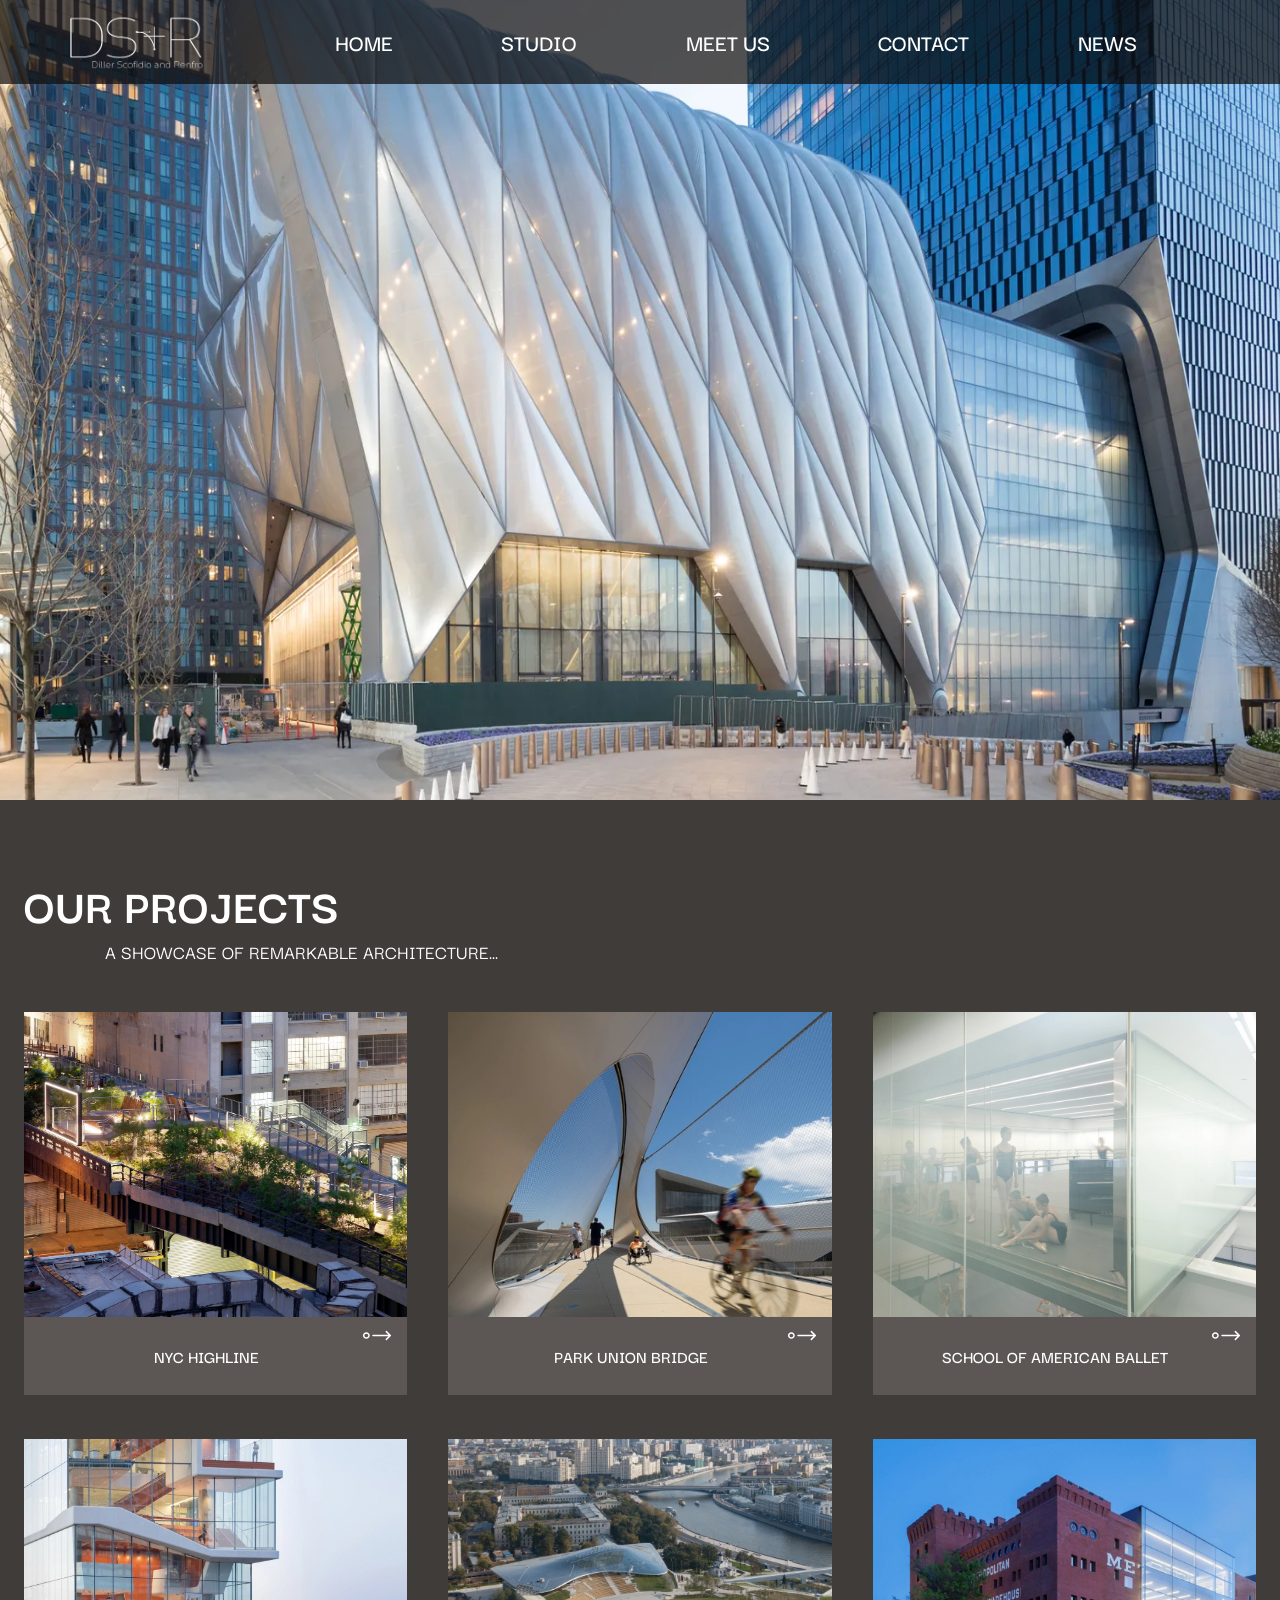
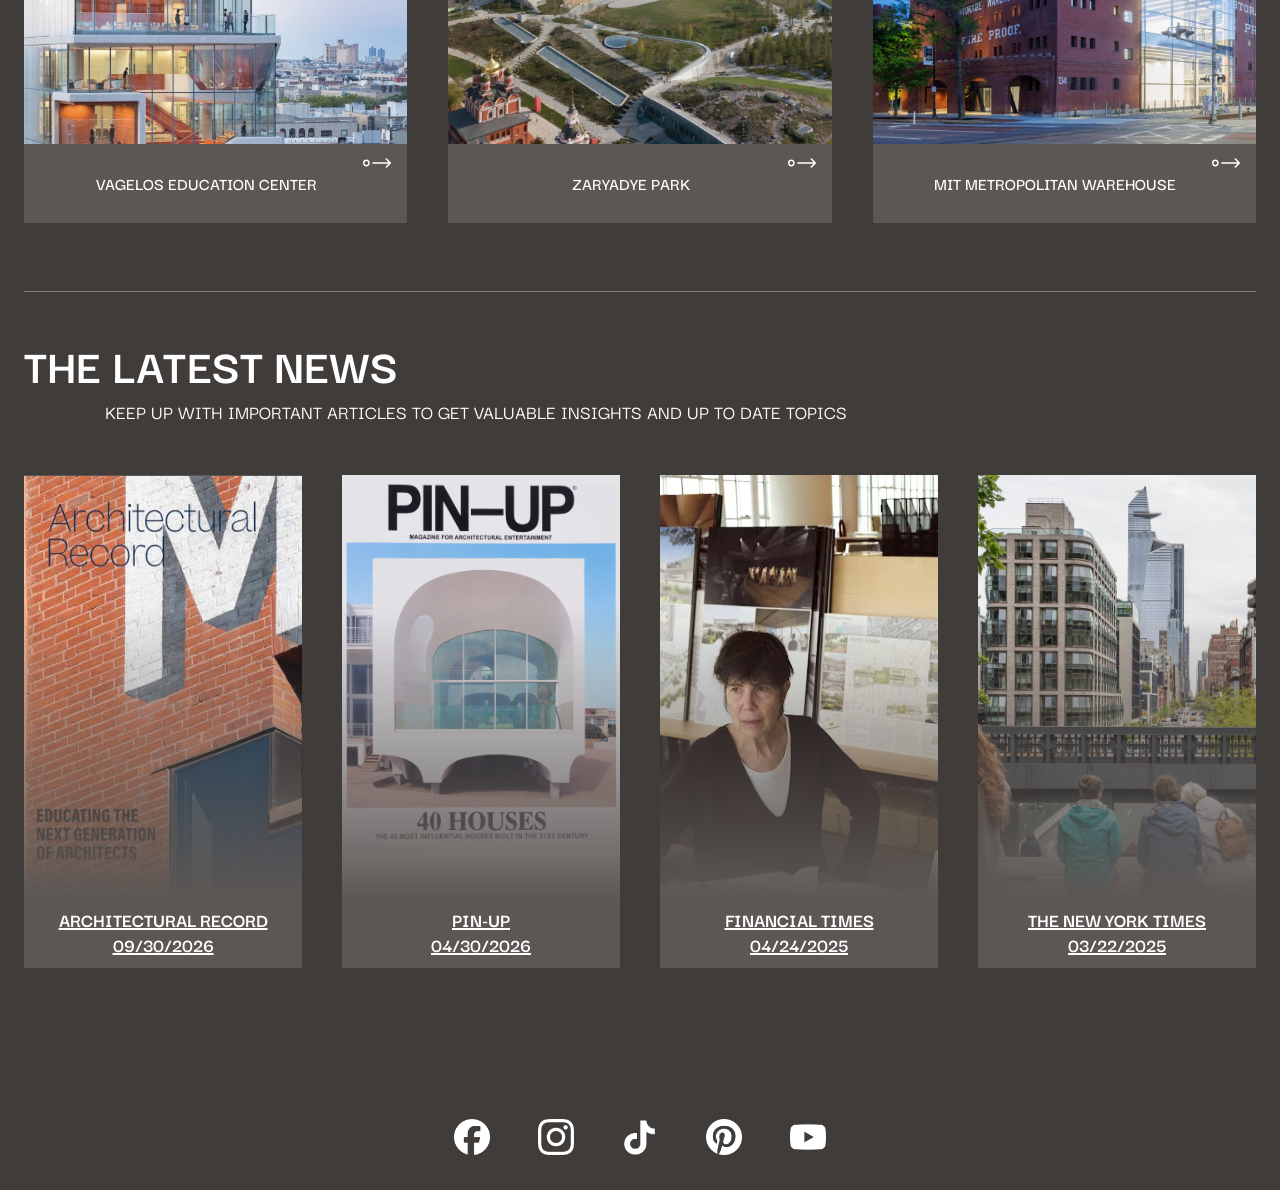
<file: index.html>
<!doctype html>
<html lang="en">
<head>
  <meta charset="utf-8">
  <meta name="viewport" content="width=device-width, initial-scale=1">
  <title>Diller Scofidio + Renfro</title>
  <link rel="stylesheet" href="css/style.css">
  <link rel="preconnect" href="https://fonts.googleapis.com">
  <link rel="preconnect" href="https://fonts.gstatic.com" crossorigin>
  <link href="https://fonts.googleapis.com/css2?family=Darker+Grotesque:wght@500;600;700&display=swap" rel="stylesheet">
  <script src="js/script.js" defer></script>
</head>
<body>
  <header class="hero" id="home">
    <img class="hero__image" src="images/home-hero.png" alt="">
    <div class="hero__scrim"></div>
    <nav class="site-nav" aria-label="Main navigation">
      <a class="site-nav__logo" href="#home" aria-label="Diller Scofidio + Renfro home">
        <img src="images/dsr-logo.png" alt="">
      </a>
      <div class="site-nav__links">
        <a href="index.html" aria-current="page">Home</a>
        <a href="studio.html">Studio</a>
        <a href="meet-us.html">Meet Us</a>
        <a href="contact.html">Contact</a>
        <a href="#news">News</a>
      </div>
    </nav>
  </header>
  <main>
    <section class="projects" id="projects" aria-labelledby="projects-title">
      <header class="projects__header">
        <h1 class="projects__title" id="projects-title">Our Projects</h1>
        <p class="projects__subtitle">A showcase of remarkable architecture...</p>
      </header>
      <div class="projects__grid">
        <article class="project-card" data-node-id="52:341">
          <div class="project-card__image">
            <img class="project-card__photo project-card__photo--highline" src="images/project-highline.jpg" alt="The NYC Highline elevated park">
          </div>
          <div class="project-card__caption">
            <h2>NYC Highline</h2>
            <img class="project-card__arrow" src="images/project-arrow.svg" alt="" aria-hidden="true">
          </div>
          <a class="project-card__link" href="nyc-highline.html" aria-label="View the NYC Highline project"></a>
        </article>
        <article class="project-card" data-node-id="52:345">
          <div class="project-card__image">
            <img class="project-card__photo project-card__photo--bridge" src="images/project-park-union-bridge.jpg" alt="Park Union Bridge">
          </div>
          <div class="project-card__caption">
            <h2>Park Union Bridge</h2>
            <img class="project-card__arrow" src="images/project-arrow.svg" alt="" aria-hidden="true">
          </div>
          <a class="project-card__link" href="park-union-bridge.html" aria-label="View the Park Union Bridge project"></a>
        </article>
        <article class="project-card" data-node-id="52:343">
          <div class="project-card__image">
            <img class="project-card__photo" src="images/project-school-of-american-ballet.jpg" alt="School of American Ballet">
          </div>
          <div class="project-card__caption">
            <h2>School of American Ballet</h2>
            <img class="project-card__arrow" src="images/project-arrow.svg" alt="" aria-hidden="true">
          </div>
        </article>
        <article class="project-card" data-node-id="52:344">
          <div class="project-card__image">
            <img class="project-card__photo" src="images/project-vagelos-education-center.jpg" alt="Vagelos Education Center">
          </div>
          <div class="project-card__caption">
            <h2>Vagelos Education Center</h2>
            <img class="project-card__arrow" src="images/project-arrow.svg" alt="" aria-hidden="true">
          </div>
        </article>
        <article class="project-card" data-node-id="52:342">
          <div class="project-card__image">
            <img class="project-card__photo project-card__photo--park" src="images/project-zaryadye-park.jpg" alt="Zaryadye Park">
          </div>
          <div class="project-card__caption">
            <h2>Zaryadye Park</h2>
            <img class="project-card__arrow" src="images/project-arrow.svg" alt="" aria-hidden="true">
          </div>
        </article>
        <article class="project-card" data-node-id="52:346">
          <div class="project-card__image">
            <img class="project-card__photo project-card__photo--warehouse" src="images/project-mit-metropolitan-warehouse.jpg" alt="MIT Metropolitan Warehouse">
          </div>
          <div class="project-card__caption">
            <h2>MIT Metropolitan Warehouse</h2>
            <img class="project-card__arrow" src="images/project-arrow.svg" alt="" aria-hidden="true">
          </div>
        </article>
      </div>
    </section>
    <div class="section-divider" aria-hidden="true"></div>
    <section class="news" id="news" aria-labelledby="news-title">
      <header class="news__header">
        <h2 class="news__title" id="news-title">The Latest News</h2>
        <p class="news__subtitle">Keep up with important articles to get valuable insights and up to date topics</p>
      </header>
      <div class="news__grid">
        <article class="news-card" data-node-id="105:40">
          <img class="news-card__image news-card__image--architectural-record" src="images/news-architectural-record.jpg" alt="">
          <div class="news-card__gradient"></div>
          <a class="news-card__link" href="https://www.architecturalrecord.com/articles/18449-a-warehouse-is-converted-into-the-new-home-for-architecture-at-mit" target="_blank" rel="noopener noreferrer">
            <span>Architectural Record</span>
            <time datetime="2026-09-30">09/30/2026</time>
          </a>
        </article>
        <article class="news-card" data-node-id="105:41">
          <img class="news-card__image news-card__image--pin-up" src="images/news-pin-up.png" alt="">
          <div class="news-card__gradient"></div>
          <a class="news-card__link" href="https://www.pinupmagazine.org/articles/pinup-40-40-houses" target="_blank" rel="noopener noreferrer">
            <span>Pin-Up</span>
            <time datetime="2026-04-30">04/30/2026</time>
          </a>
        </article>
        <article class="news-card" data-node-id="105:42">
          <img class="news-card__image news-card__image--financial-times" src="images/news-financial-times.png" alt="">
          <div class="news-card__gradient"></div>
          <a class="news-card__link" href="https://www.ft.com/content/ffb81b29-242d-4c5a-9e0c-ac56eebd8342?syn-25a6b1a6=1" target="_blank" rel="noopener noreferrer">
            <span>Financial Times</span>
            <time datetime="2025-04-24">04/24/2025</time>
          </a>
        </article>
        <article class="news-card" data-node-id="105:43">
          <img class="news-card__image news-card__image--new-york-times" src="images/news-new-york-times.png" alt="">
          <div class="news-card__gradient"></div>
          <a class="news-card__link" href="https://www.nytimes.com/2025/03/22/opinion/high-line-park-ricardo-scofido.html" target="_blank" rel="noopener noreferrer">
            <span>The New York Times</span>
            <time datetime="2025-03-22">03/22/2025</time>
          </a>
        </article>
      </div>
    </section>
  </main>
  <div class="social-footer home-social-footer" role="group" aria-label="Social media">
    <img src="images/home-social-facebook.png" alt="Facebook">
    <img src="images/home-social-instagram.png" alt="Instagram">
    <span class="social-footer__tiktok">
      <img src="images/home-social-tiktok.png" alt="TikTok">
    </span>
    <img src="images/home-social-pinterest.png" alt="Pinterest">
    <img src="images/home-social-youtube.png" alt="YouTube">
  </div>
</body>
</html>
</file>
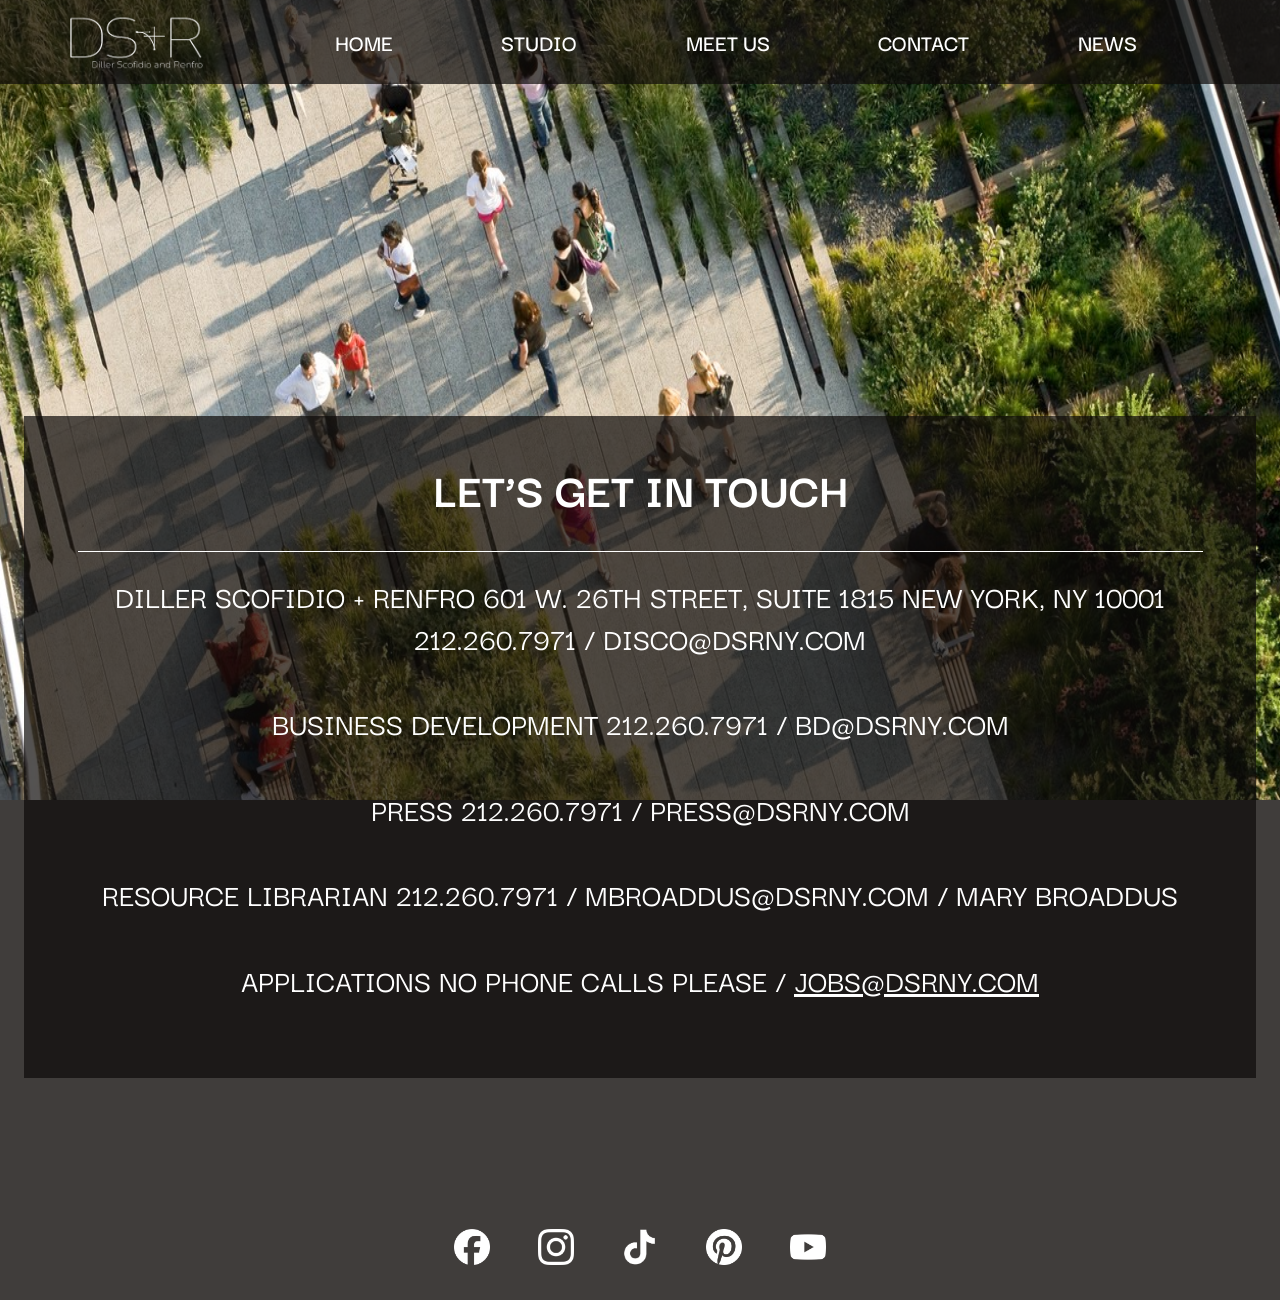
<file: contact.html>
<!doctype html>
<html lang="en">
<head>
  <meta charset="utf-8">
  <meta name="viewport" content="width=device-width, initial-scale=1">
  <title>Contact | Diller Scofidio + Renfro</title>
  <link rel="stylesheet" href="css/style.css">
  <link rel="preconnect" href="https://fonts.googleapis.com">
  <link rel="preconnect" href="https://fonts.gstatic.com" crossorigin>
  <link href="https://fonts.googleapis.com/css2?family=Darker+Grotesque:wght@500;600;700&display=swap" rel="stylesheet">
  <script src="js/script.js" defer></script>
</head>
<body class="contact-page">
  <header class="hero contact-hero">
    <img class="hero__image" src="images/contact-hero.jpg" alt="">
    <div class="hero__scrim"></div>
    <nav class="site-nav" aria-label="Main navigation">
      <a class="site-nav__logo" href="index.html" aria-label="Diller Scofidio + Renfro home">
        <img src="images/contact-dsr-logo.png" alt="">
      </a>
      <div class="site-nav__links">
        <a href="index.html">Home</a>
        <a href="studio.html">Studio</a>
        <a href="meet-us.html">Meet Us</a>
        <a href="contact.html" aria-current="page">Contact</a>
        <a href="index.html#news">News</a>
      </div>
    </nav>
  </header>
  <main>
    <section class="contact-panel" aria-labelledby="contact-title">
      <h1 class="contact-panel__title" id="contact-title">Let’s Get in Touch</h1>
      <img class="contact-panel__rule" src="images/contact-divider.svg" alt="" aria-hidden="true">
      <div class="contact-panel__details">
        <p>
          Diller Scofidio + Renfro 601 W. 26th Street, Suite 1815 New York, NY 10001<br>
          <a href="tel:+12122607971">212.260.7971</a> /
          <a href="mailto:disco@dsrny.com">disco@dsrny.com</a>
        </p>
        <p>Business Development <a href="tel:+12122607971">212.260.7971</a> / <a href="mailto:bd@dsrny.com">bd@dsrny.com</a></p>
        <p>Press <a href="tel:+12122607971">212.260.7971</a> / <a href="mailto:press@dsrny.com">press@dsrny.com</a></p>
        <p>Resource Librarian <a href="tel:+12122607971">212.260.7971</a> / <a href="mailto:mbroaddus@dsrny.com">mbroaddus@dsrny.com</a> / Mary Broaddus</p>
        <p>Applications No phone calls please / <a href="mailto:jobs@dsrny.com">jobs@dsrny.com</a></p>
      </div>
    </section>
    <div class="social-footer" role="group" aria-label="Social media">
      <img src="images/social-facebook.png" alt="Facebook">
      <img src="images/social-instagram.png" alt="Instagram">
      <span class="social-footer__tiktok">
        <img src="images/social-tiktok.png" alt="TikTok">
      </span>
      <img src="images/social-pinterest.png" alt="Pinterest">
      <img src="images/social-youtube.png" alt="YouTube">
    </div>
  </main>
</body>
</html>
</file>
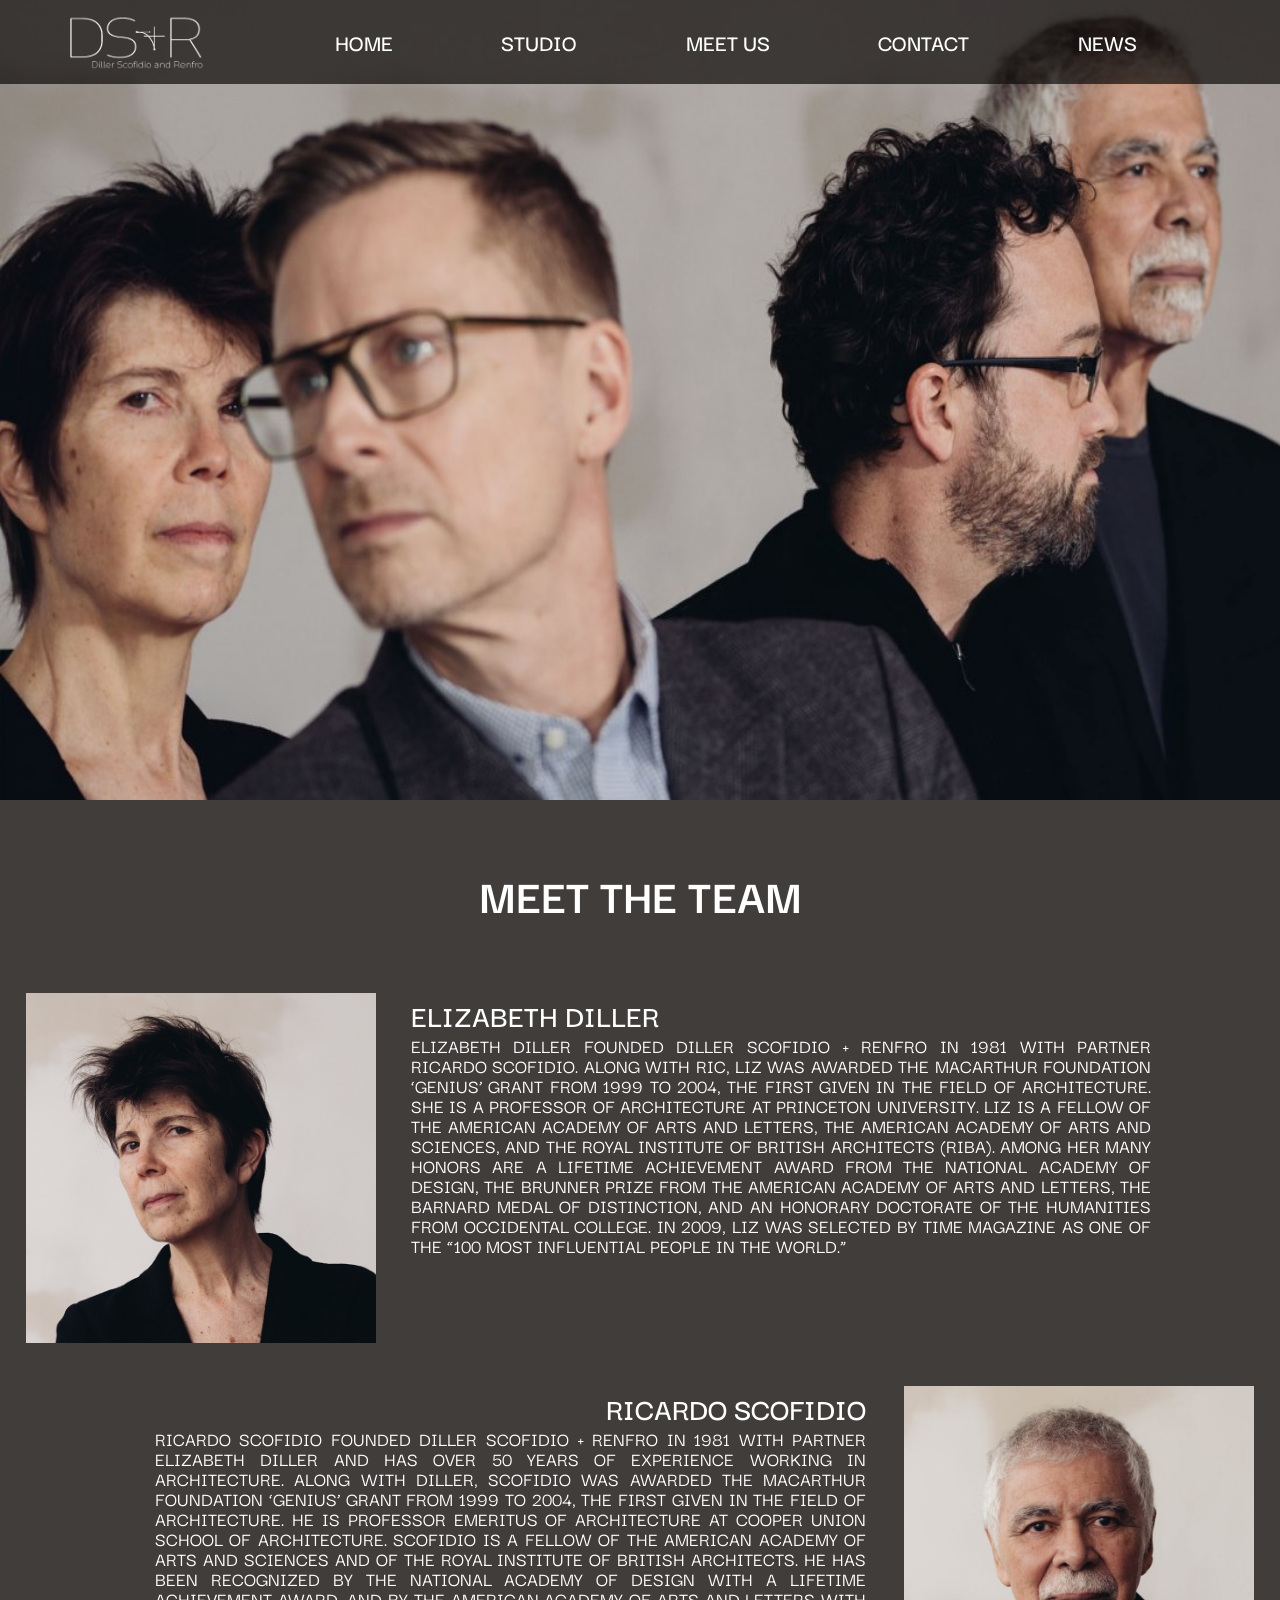
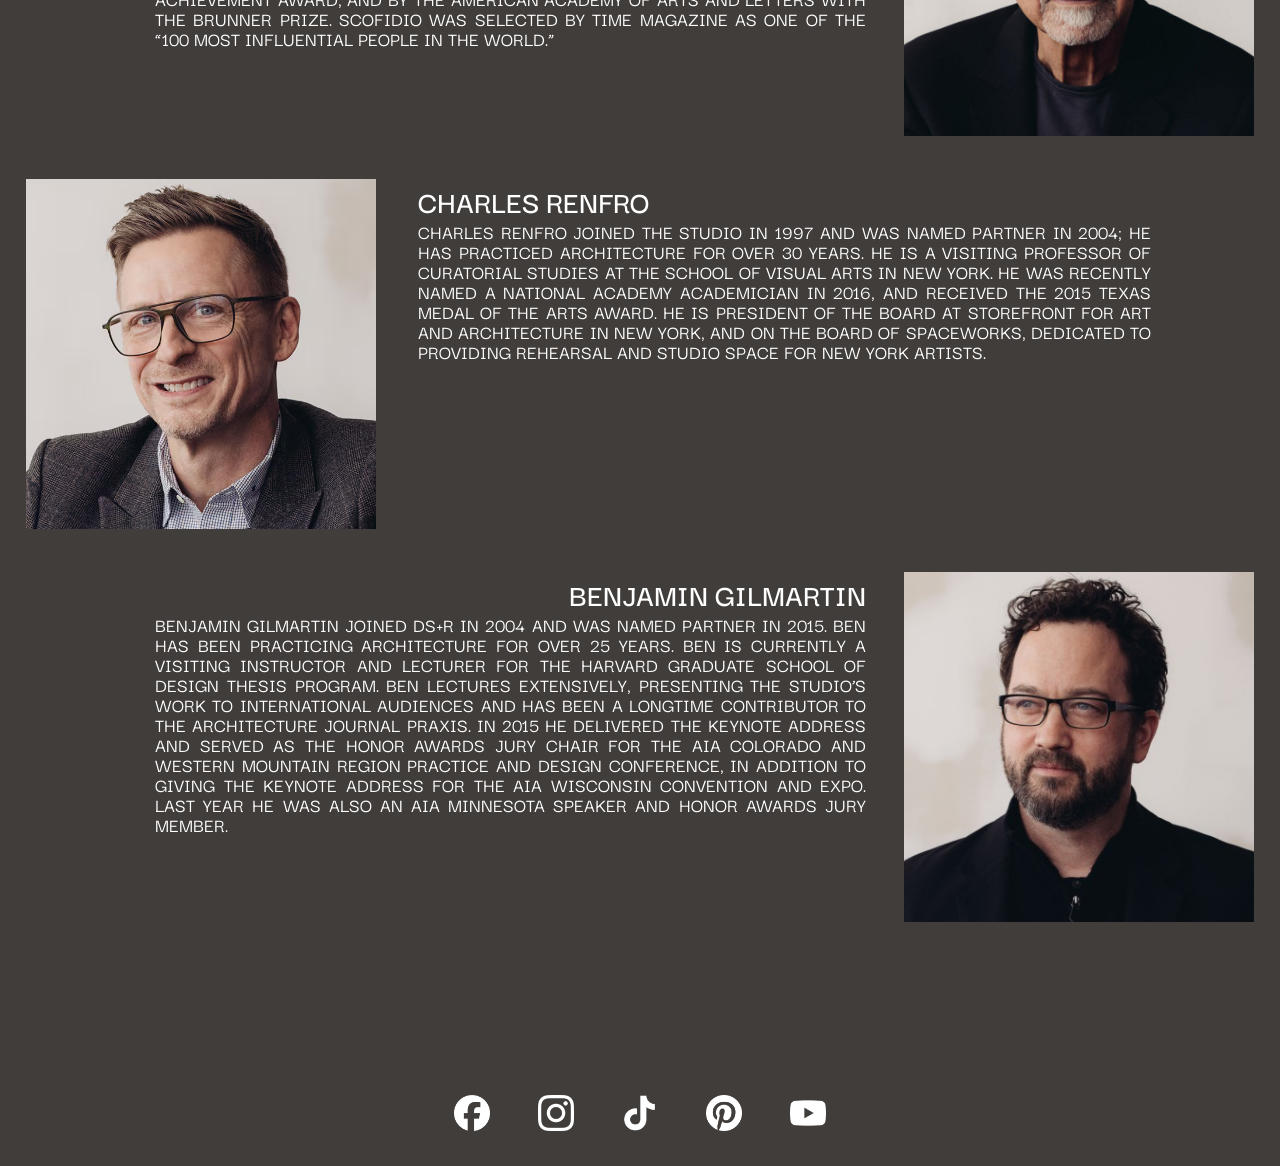
<file: meet-us.html>
<!doctype html>
<html lang="en">
<head>
  <meta charset="utf-8">
  <meta name="viewport" content="width=device-width, initial-scale=1">
  <title>Meet Us | Diller Scofidio + Renfro</title>
  <link rel="stylesheet" href="css/style.css">
  <link rel="preconnect" href="https://fonts.googleapis.com">
  <link rel="preconnect" href="https://fonts.gstatic.com" crossorigin>
  <link href="https://fonts.googleapis.com/css2?family=Darker+Grotesque:wght@500;600;700&display=swap" rel="stylesheet">
  <script src="js/script.js" defer></script>
</head>
<body class="meet-us-page">
  <header class="hero meet-us-hero">
    <img class="hero__image" src="images/meet-us-hero.jpg" alt="DS+R partners Elizabeth Diller, Ricardo Scofidio, Charles Renfro, and Benjamin Gilmartin">
    <div class="hero__scrim"></div>
    <nav class="site-nav" aria-label="Main navigation">
      <a class="site-nav__logo" href="index.html" aria-label="Diller Scofidio + Renfro home">
        <img src="images/meet-us-dsr-logo.png" alt="">
      </a>
      <div class="site-nav__links">
        <a href="index.html">Home</a>
        <a href="studio.html">Studio</a>
        <a href="meet-us.html" aria-current="page">Meet Us</a>
        <a href="contact.html">Contact</a>
        <a href="index.html#news">News</a>
      </div>
    </nav>
  </header>
  <main>
    <section class="team" aria-labelledby="team-title">
      <h1 class="team__title" id="team-title">Meet the Team</h1>
      <div class="team__members">
        <article class="team-member team-member--elizabeth">
          <div class="team-member__portrait">
            <img src="images/team-elizabeth-diller.jpg" alt="Elizabeth Diller">
          </div>
          <div class="team-member__copy">
            <h2>Elizabeth Diller</h2>
            <p>Elizabeth Diller founded Diller Scofidio + Renfro in 1981 with partner Ricardo Scofidio. Along with Ric, Liz was awarded the MacArthur Foundation ‘Genius’ Grant from 1999 to 2004, the first given in the field of architecture. She is a Professor of Architecture at Princeton University. Liz is a Fellow of the American Academy of Arts and Letters, the American Academy of Arts and Sciences, and the Royal Institute of British Architects (RIBA). Among her many honors are a Lifetime Achievement Award from the National Academy of Design, the Brunner Prize from the American Academy of Arts and Letters, the Barnard Medal of Distinction, and an Honorary Doctorate of the Humanities from Occidental College. In 2009, Liz was selected by Time Magazine as one of the “100 Most Influential People in the World.”</p>
          </div>
        </article>
        <article class="team-member team-member--ricardo">
          <div class="team-member__portrait">
            <img src="images/team-ricardo-scofidio.jpg" alt="Ricardo Scofidio">
          </div>
          <div class="team-member__copy">
            <h2>Ricardo Scofidio</h2>
            <p>Ricardo Scofidio founded Diller Scofidio + Renfro in 1981 with partner Elizabeth Diller and has over 50 years of experience working in architecture. Along with Diller, Scofidio was awarded the MacArthur Foundation ‘Genius’ Grant from 1999 to 2004, the first given in the field of architecture. He is Professor Emeritus of Architecture at Cooper Union School of Architecture. Scofidio is a fellow of the American Academy of Arts and Sciences and of the Royal Institute of British Architects. He has been recognized by the National Academy of Design with a Lifetime Achievement Award, and by the American Academy of Arts and Letters with the Brunner Prize. Scofidio was selected by Time Magazine as one of the “100 Most Influential People in the World.”</p>
          </div>
        </article>
        <article class="team-member team-member--charles">
          <div class="team-member__portrait">
            <img src="images/team-charles-renfro.png" alt="Charles Renfro">
          </div>
          <div class="team-member__copy">
            <h2>Charles Renfro</h2>
            <p>Charles Renfro joined the studio in 1997 and was named Partner in 2004; he has practiced architecture for over 30 years. He is a Visiting Professor of Curatorial Studies at the School of Visual Arts in New York. He was recently named a National Academy Academician in 2016, and received the 2015 Texas Medal of the Arts Award. He is President of the Board at Storefront for Art and Architecture in New York, and on the board of Spaceworks, dedicated to providing rehearsal and studio space for New York artists.</p>
          </div>
        </article>
        <article class="team-member team-member--benjamin">
          <div class="team-member__portrait">
            <img src="images/team-benjamin-gilmartin.jpg" alt="Benjamin Gilmartin">
          </div>
          <div class="team-member__copy">
            <h2>Benjamin Gilmartin</h2>
            <p>Benjamin Gilmartin joined DS+R in 2004 and was named Partner in 2015. Ben has been practicing architecture for over 25 years. Ben is currently a Visiting Instructor and Lecturer for the Harvard Graduate School of Design Thesis Program. Ben lectures extensively, presenting the studio’s work to international audiences and has been a longtime contributor to the architecture journal Praxis. In 2015 he delivered the keynote address and served as the Honor Awards Jury Chair for the AIA Colorado and Western Mountain Region Practice and Design Conference, in addition to giving the keynote address for the AIA Wisconsin Convention and Expo. Last year he was also an AIA Minnesota speaker and Honor Awards Jury Member.</p>
          </div>
        </article>
      </div>
    </section>
    <div class="social-footer" role="group" aria-label="Social media">
      <img src="images/social-facebook.png" alt="Facebook">
      <img src="images/social-instagram.png" alt="Instagram">
      <span class="social-footer__tiktok">
        <img src="images/social-tiktok.png" alt="TikTok">
      </span>
      <img src="images/social-pinterest.png" alt="Pinterest">
      <img src="images/social-youtube.png" alt="YouTube">
    </div>
  </main>
</body>
</html>
</file>
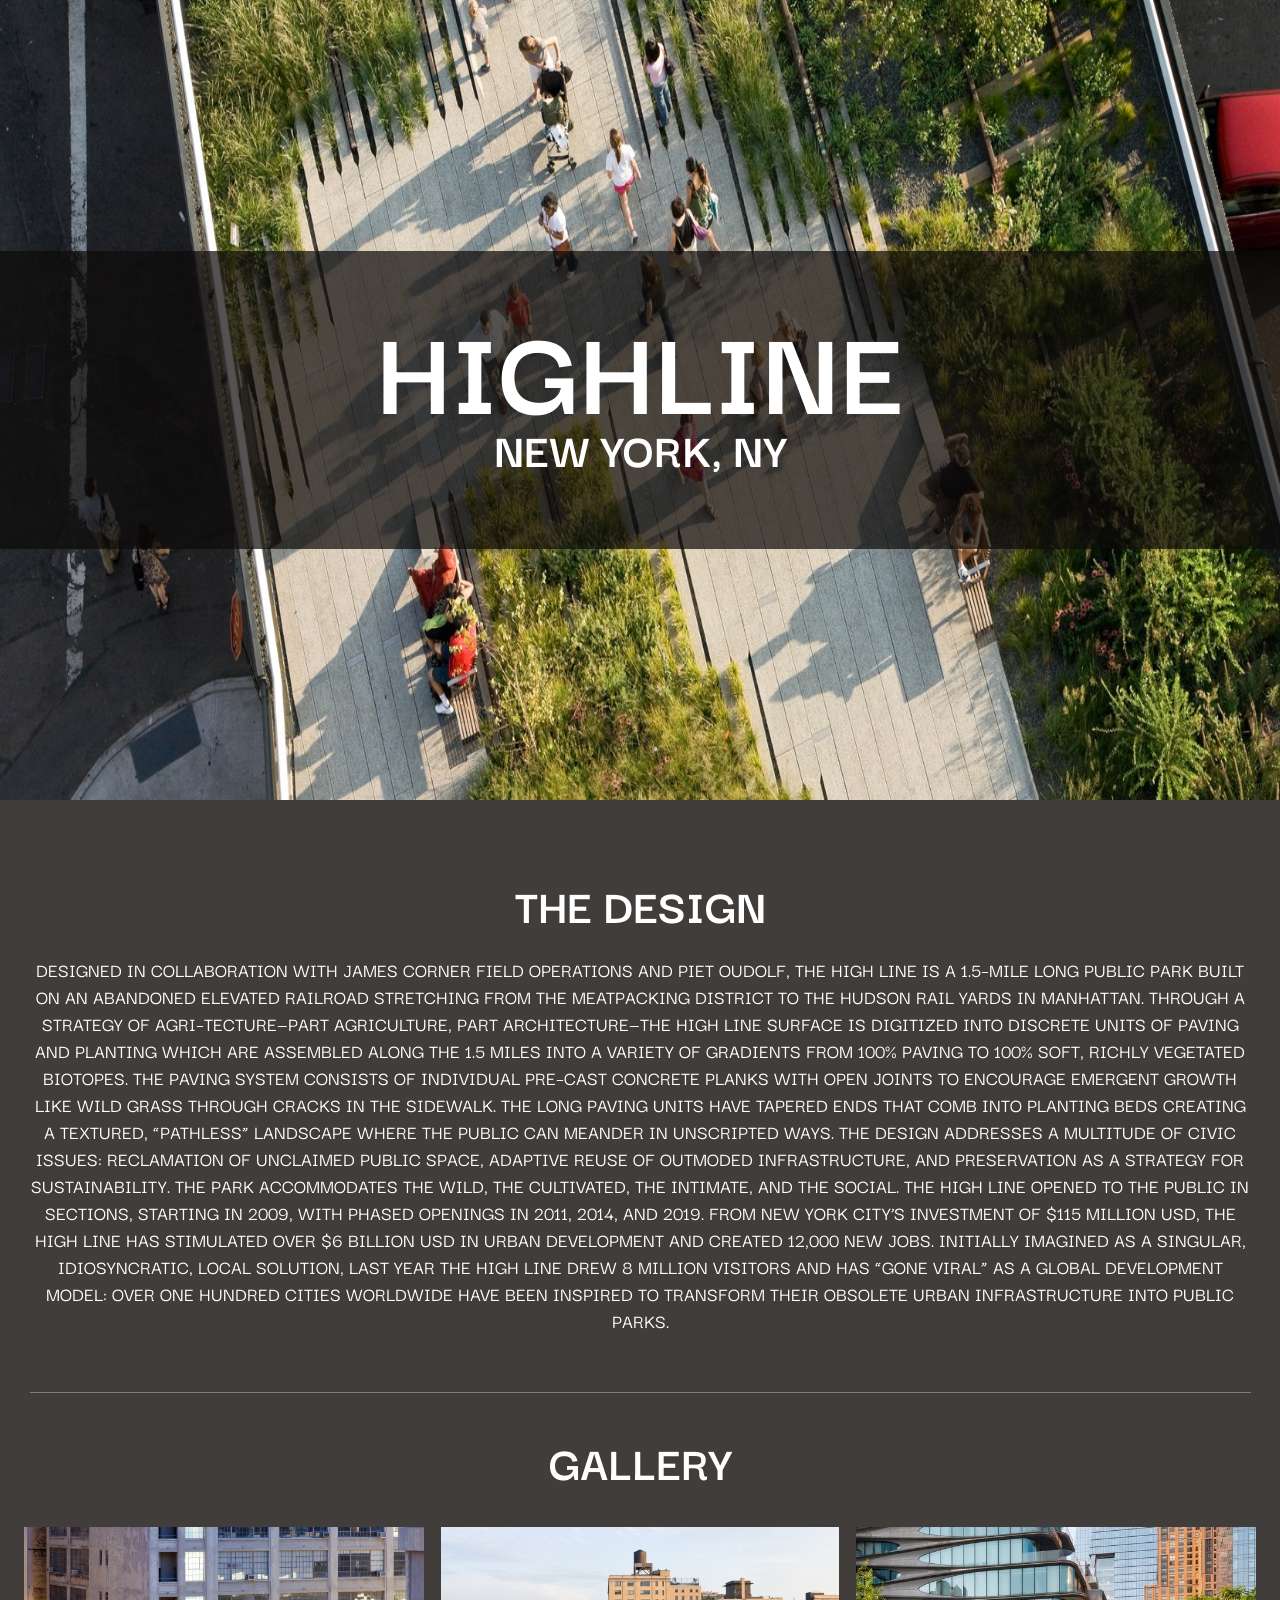
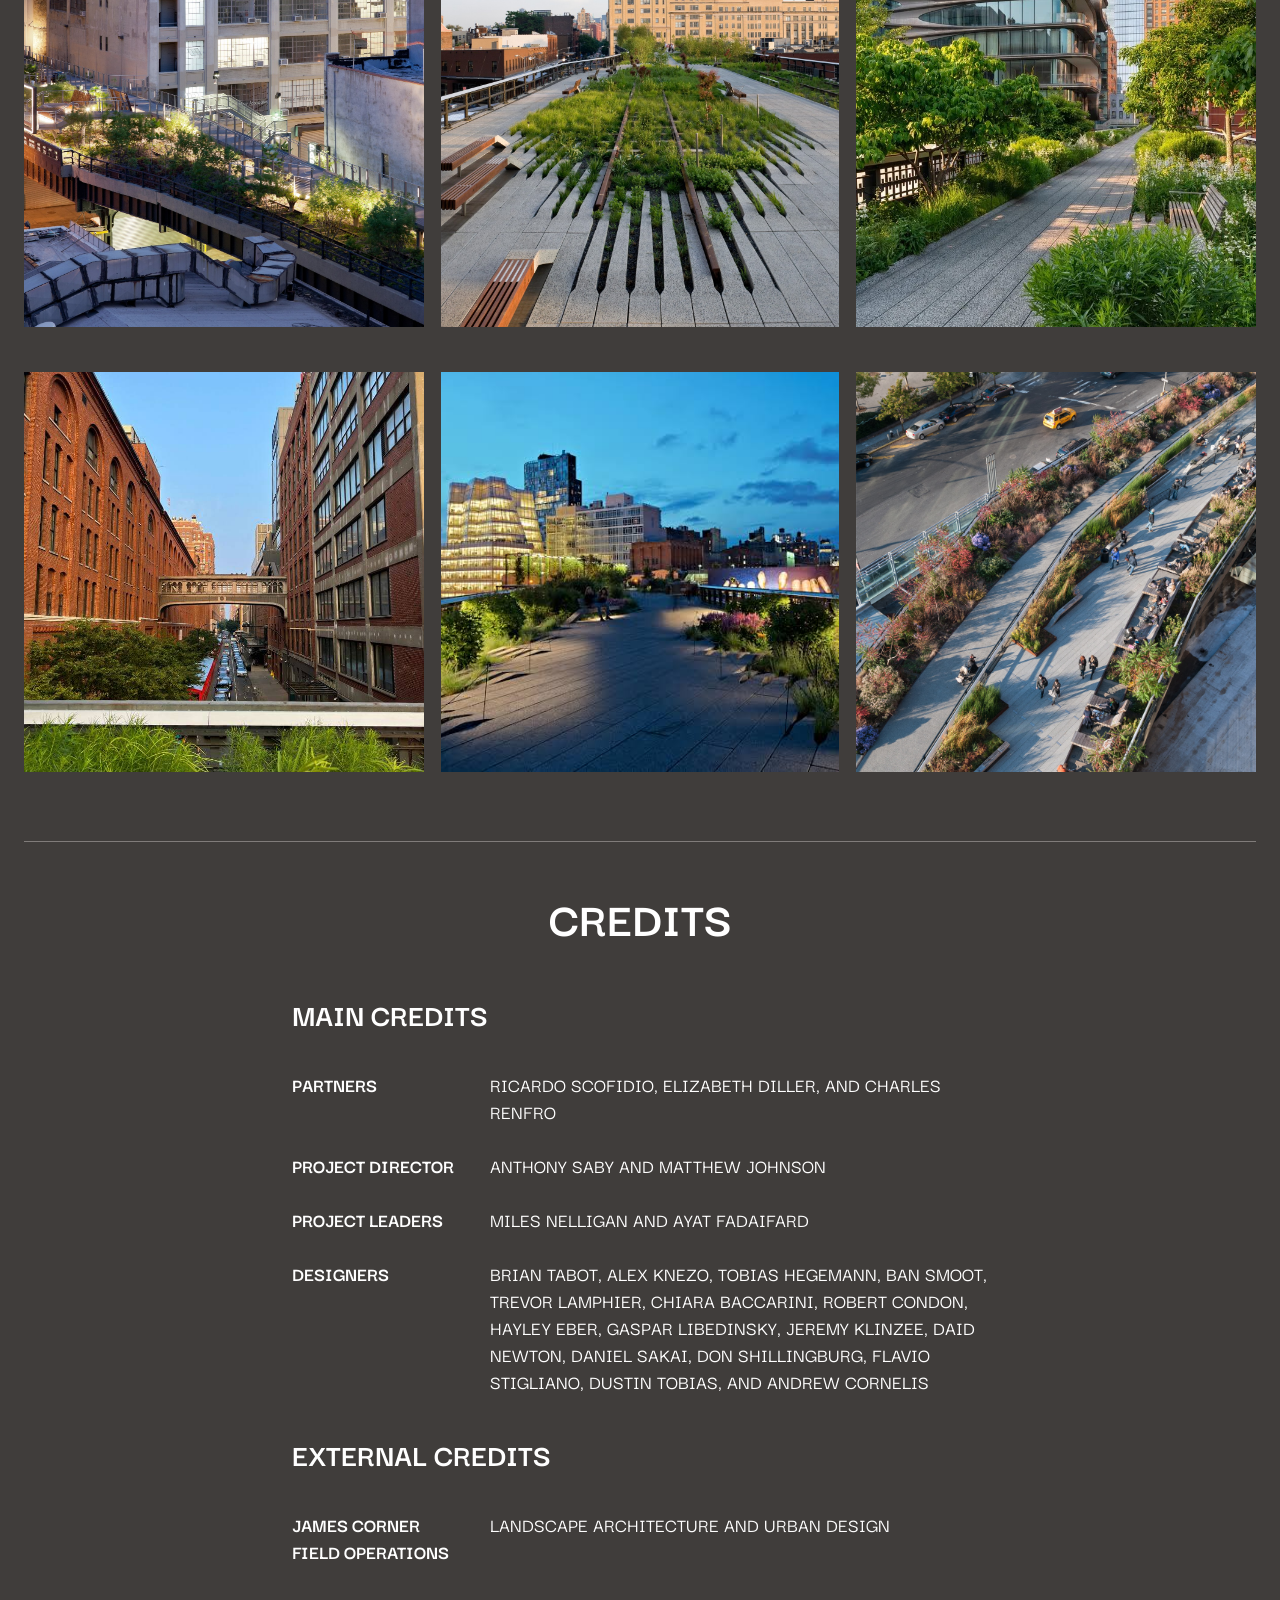
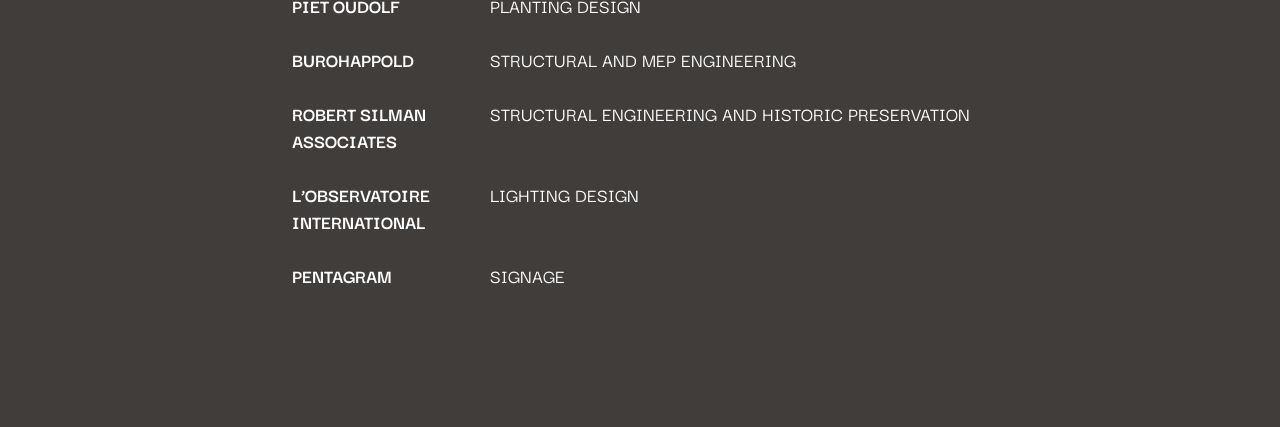
<file: nyc-highline.html>
<!doctype html>
<html lang="en">
<head>
  <meta charset="utf-8">
  <meta name="viewport" content="width=device-width, initial-scale=1">
  <title>NYC Highline | Diller Scofidio + Renfro</title>
  <link rel="stylesheet" href="css/style.css">
  <link rel="preconnect" href="https://fonts.googleapis.com">
  <link rel="preconnect" href="https://fonts.gstatic.com" crossorigin>
  <link href="https://fonts.googleapis.com/css2?family=Darker+Grotesque:wght@500;600;700&display=swap" rel="stylesheet">
</head>
<body class="highline-page">
  <main>
    <header class="highline-hero" aria-labelledby="highline-title">
      <img class="highline-hero__image" src="images/nyc-highline-hero.jpg" alt="">
      <div class="highline-hero__overlay">
        <h1 class="highline-hero__title" id="highline-title">Highline</h1>
        <p class="highline-hero__location">New York, NY</p>
      </div>
    </header>
    <section class="highline-design" aria-labelledby="highline-design-title">
      <h2 class="highline-design__title" id="highline-design-title">The Design</h2>
      <p class="highline-design__description">
        Designed in collaboration with James Corner Field Operations and Piet Oudolf, the High Line is a 1.5–mile long public park built on an abandoned elevated railroad stretching from the Meatpacking District to the Hudson Rail Yards in Manhattan. Through a strategy of agri–tecture—part agriculture, part architecture—the High Line surface is digitized into discrete units of paving and planting which are assembled along the 1.5 miles into a variety of gradients from 100% paving to 100% soft, richly vegetated biotopes. The paving system consists of individual pre–cast concrete planks with open joints to encourage emergent growth like wild grass through cracks in the sidewalk. The long paving units have tapered ends that comb into planting beds creating a textured, “pathless” landscape where the public can meander in unscripted ways. The design addresses a multitude of civic issues: reclamation of unclaimed public space, adaptive reuse of outmoded infrastructure, and preservation as a strategy for sustainability. The park accommodates the wild, the cultivated, the intimate, and the social. The High Line opened to the public in sections, starting in 2009, with phased openings in 2011, 2014, and 2019. From New York City’s investment of $115 million USD, the High Line has stimulated over $6 billion USD in urban development and created 12,000 new jobs. Initially imagined as a singular, idiosyncratic, local solution, last year the High Line drew 8 million visitors and has “gone viral” as a global development model: over one hundred cities worldwide have been inspired to transform their obsolete urban infrastructure into public parks.
      </p>
    </section>
    <section class="highline-gallery" aria-labelledby="highline-gallery-title">
      <h2 class="highline-gallery__title" id="highline-gallery-title">Gallery</h2>
      <div class="highline-gallery__grid">
        <img src="images/highline-gallery-1.jpg" alt="The High Line elevated above the surrounding city">
        <img src="images/highline-gallery-2.jpg" alt="Planted walkway along the High Line">
        <img src="images/highline-gallery-3.png" alt="A path winding through greenery on the High Line">
        <img src="images/highline-gallery-4.jpg" alt="View of the High Line between city buildings">
        <img src="images/highline-gallery-5.jpg" alt="Evening view of the High Line park">
        <img src="images/highline-gallery-6.jpg" alt="Elevated view of the High Line and surrounding streets">
      </div>
    </section>
    <section class="highline-credits" aria-labelledby="highline-credits-title">
      <h2 class="highline-credits__title" id="highline-credits-title">Credits</h2>
      <div class="highline-credits__content">
        <h3 class="highline-credits__section-title">Main Credits</h3>
        <dl class="highline-credits__list highline-credits__list--main">
          <div class="highline-credits__item">
            <dt>Partners</dt>
            <dd>Ricardo Scofidio, Elizabeth Diller, and Charles Renfro</dd>
          </div>
          <div class="highline-credits__item">
            <dt>Project Director</dt>
            <dd>Anthony Saby and Matthew Johnson</dd>
          </div>
          <div class="highline-credits__item">
            <dt>Project Leaders</dt>
            <dd>Miles Nelligan and Ayat Fadaifard</dd>
          </div>
          <div class="highline-credits__item">
            <dt>Designers</dt>
            <dd>Brian Tabot, Alex Knezo, Tobias Hegemann, Ban Smoot, Trevor Lamphier, Chiara Baccarini, Robert Condon, Hayley Eber, Gaspar Libedinsky, Jeremy KLinzee, Daid Newton, Daniel Sakai, Don Shillingburg, Flavio Stigliano, Dustin Tobias, and Andrew Cornelis</dd>
          </div>
        </dl>
        <h3 class="highline-credits__section-title highline-credits__section-title--external">External Credits</h3>
        <dl class="highline-credits__list highline-credits__list--external">
          <div class="highline-credits__item">
            <dt>James Corner Field Operations</dt>
            <dd>Landscape Architecture and Urban Design</dd>
          </div>
          <div class="highline-credits__item">
            <dt>Piet Oudolf</dt>
            <dd>Planting Design</dd>
          </div>
          <div class="highline-credits__item">
            <dt>Burohappold</dt>
            <dd>Structural and MEP Engineering</dd>
          </div>
          <div class="highline-credits__item">
            <dt>Robert Silman Associates</dt>
            <dd>Structural Engineering and Historic Preservation</dd>
          </div>
          <div class="highline-credits__item">
            <dt>L’Observatoire International</dt>
            <dd>Lighting Design</dd>
          </div>
          <div class="highline-credits__item">
            <dt>Pentagram</dt>
            <dd>Signage</dd>
          </div>
        </dl>
      </div>
    </section>
  </main>
</body>
</html>
</file>
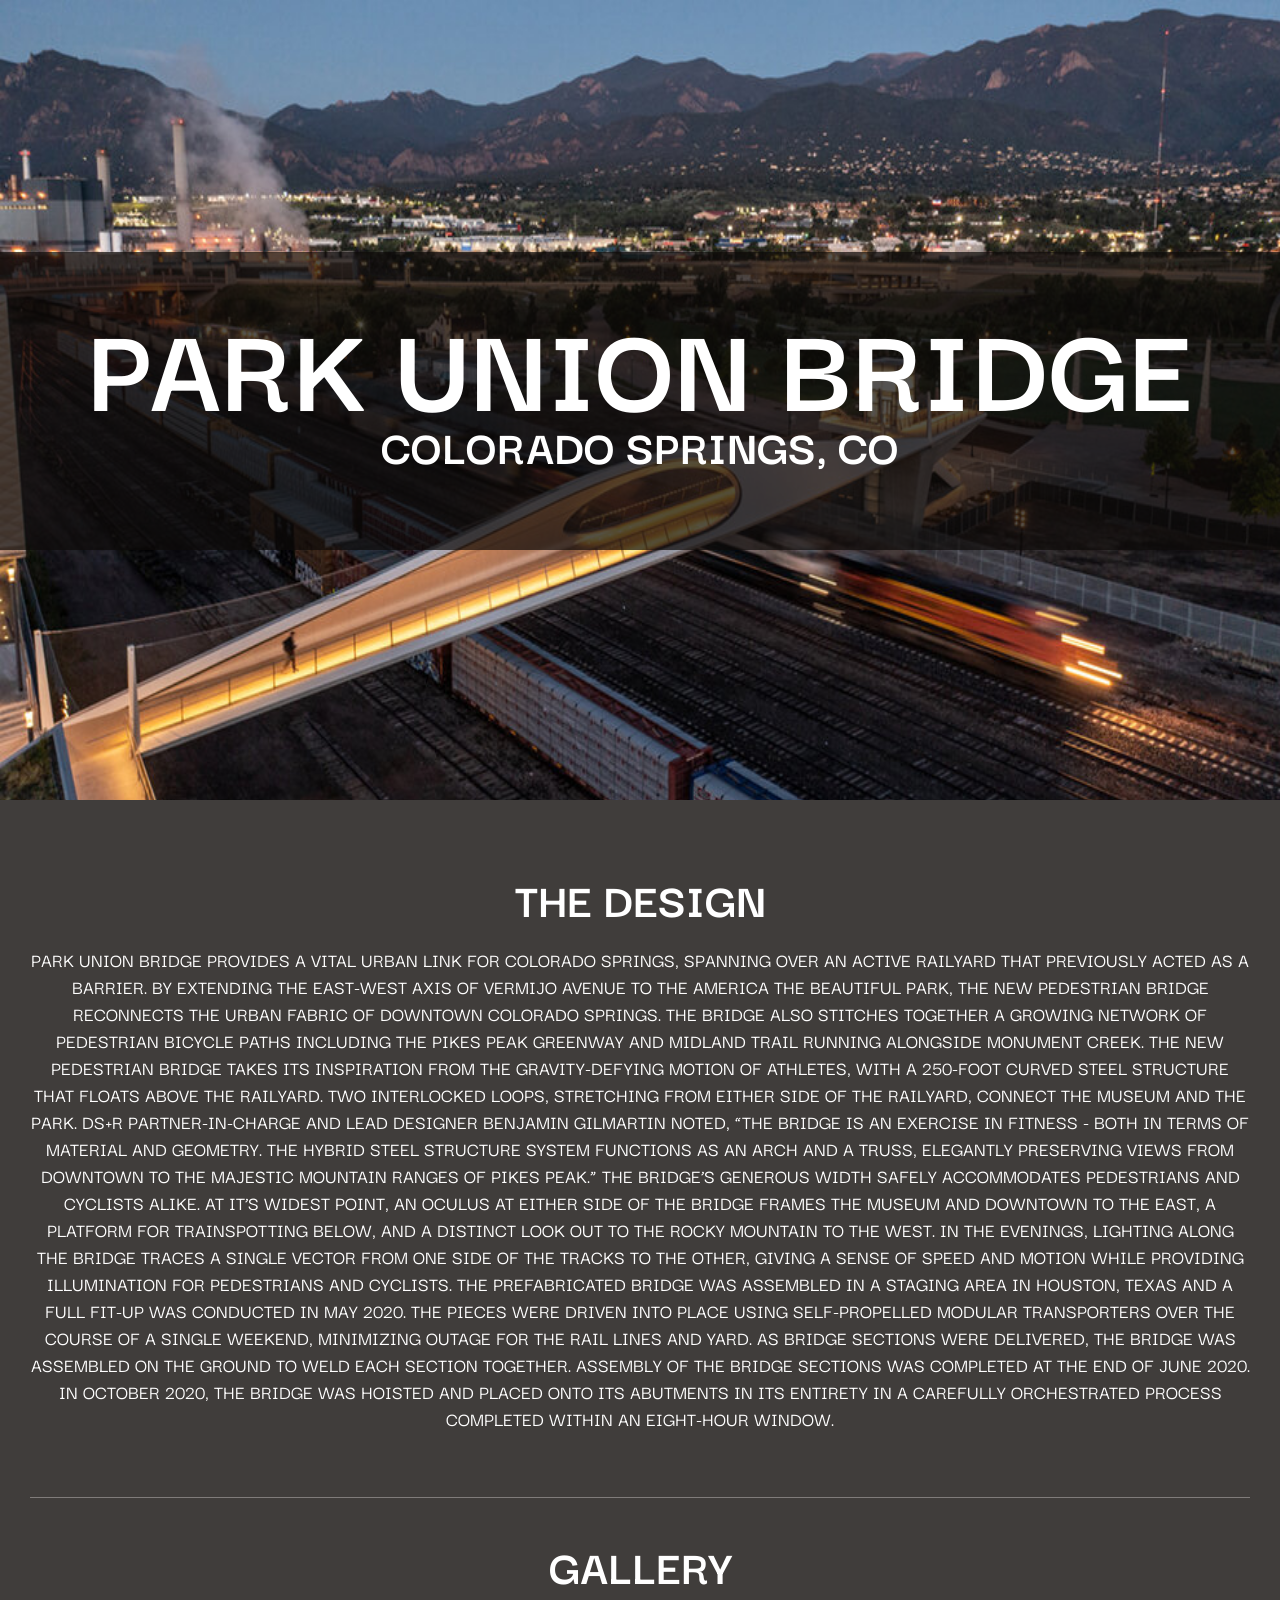
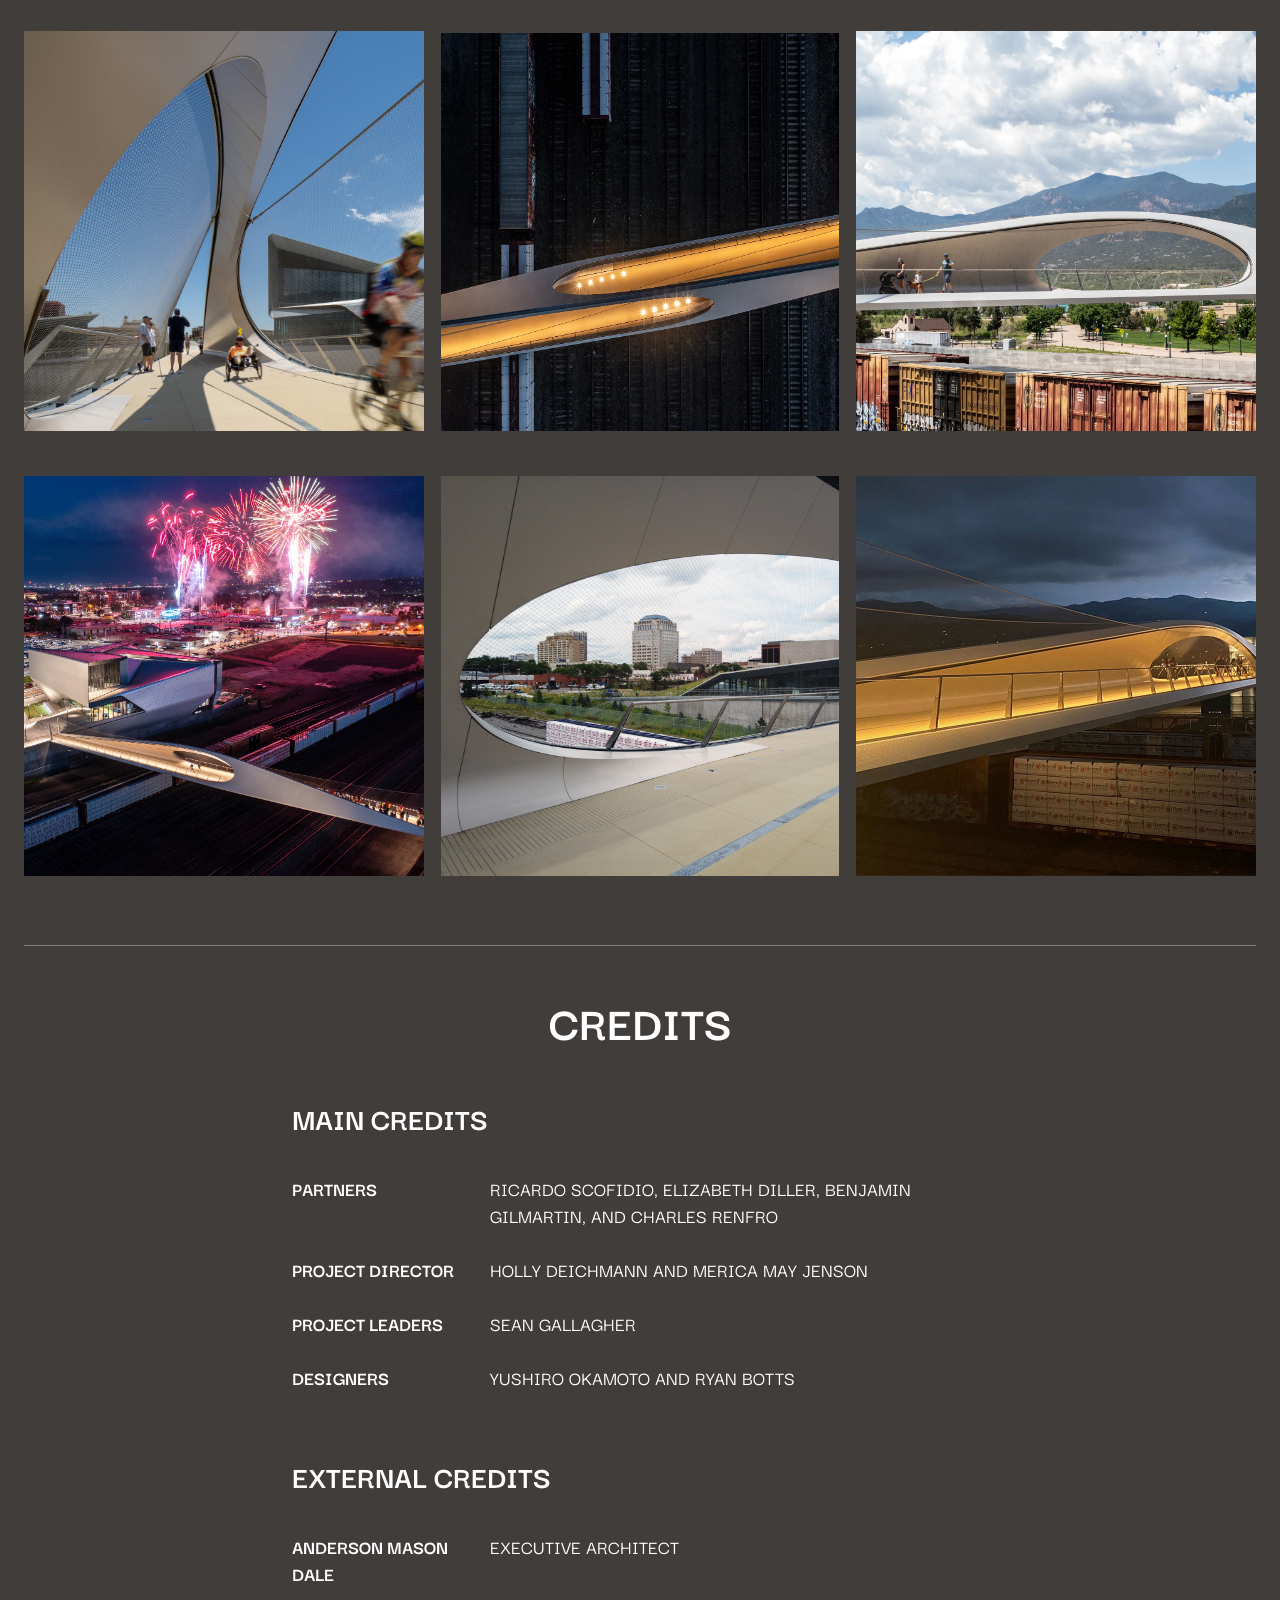
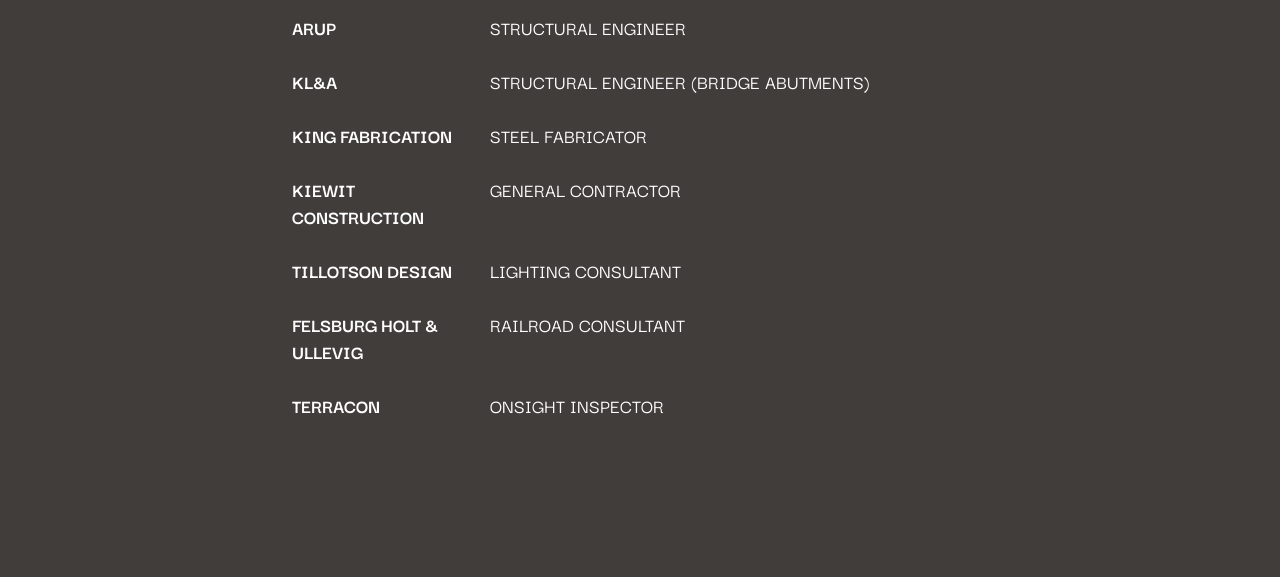
<file: park-union-bridge.html>
<!doctype html>
<html lang="en">
<head>
  <meta charset="utf-8">
  <meta name="viewport" content="width=device-width, initial-scale=1">
  <title>Park Union Bridge | Diller Scofidio + Renfro</title>
  <link rel="stylesheet" href="css/style.css">
  <link rel="preconnect" href="https://fonts.googleapis.com">
  <link rel="preconnect" href="https://fonts.gstatic.com" crossorigin>
  <link href="https://fonts.googleapis.com/css2?family=Darker+Grotesque:wght@500;600;700&display=swap" rel="stylesheet">
</head>
<body class="bridge-page">
  <main>
    <header class="bridge-hero" aria-labelledby="bridge-title">
      <img class="bridge-hero__image" src="images/park-union-bridge-hero.jpg" alt="">
      <div class="bridge-hero__overlay">
        <h1 class="bridge-hero__title" id="bridge-title">Park Union Bridge</h1>
        <p class="bridge-hero__location">Colorado Springs, CO</p>
      </div>
    </header>
    <section class="bridge-design" aria-labelledby="bridge-design-title">
      <h2 class="bridge-design__title" id="bridge-design-title">The Design</h2>
      <p class="bridge-design__description">
        Park Union Bridge provides a vital urban link for Colorado Springs, spanning over an active railyard that previously acted as a barrier. By extending the east-west axis of Vermijo Avenue to the America the Beautiful Park, the new pedestrian bridge reconnects the urban fabric of downtown Colorado Springs. The bridge also stitches together a growing network of pedestrian bicycle paths including the Pikes Peak Greenway and Midland Trail running alongside Monument Creek. The new pedestrian bridge takes its inspiration from the gravity-defying motion of athletes, with a 250-foot curved steel structure that floats above the railyard. Two interlocked loops, stretching from either side of the railyard, connect the museum and the park. DS+R Partner-in-Charge and Lead Designer Benjamin Gilmartin noted, “The bridge is an exercise in fitness - both in terms of material and geometry. The hybrid steel structure system functions as an arch and a truss, elegantly preserving views from Downtown to the majestic mountain ranges of Pikes Peak.” The bridge’s generous width safely accommodates pedestrians and cyclists alike. At it’s widest point, an oculus at either side of the bridge frames the museum and downtown to the east, a platform for trainspotting below, and a distinct look out to the Rocky Mountain to the west. In the evenings, lighting along the bridge traces a single vector from one side of the tracks to the other, giving a sense of speed and motion while providing illumination for pedestrians and cyclists. The prefabricated bridge was assembled in a staging area in Houston, Texas and a full fit-up was conducted in May 2020. The pieces were driven into place using self-propelled modular transporters over the course of a single weekend, minimizing outage for the rail lines and yard. As bridge sections were delivered, the bridge was assembled on the ground to weld each section together. Assembly of the bridge sections was completed at the end of June 2020. In October 2020, the bridge was hoisted and placed onto its abutments in its entirety in a carefully orchestrated process completed within an eight-hour window.
      </p>
    </section>
    <section class="bridge-gallery" aria-labelledby="bridge-gallery-title">
      <h2 class="bridge-gallery__title" id="bridge-gallery-title">Gallery</h2>
      <div class="bridge-gallery__grid">
        <div class="bridge-gallery__tile bridge-gallery__tile--one">
          <img src="images/bridge-gallery-1.jpg" alt="View from the Park Union Bridge beside its sweeping supports">
        </div>
        <div class="bridge-gallery__tile bridge-gallery__tile--two">
          <img src="images/bridge-gallery-4.png" alt="Aerial view of the illuminated bridge over railroad tracks">
        </div>
        <div class="bridge-gallery__tile bridge-gallery__tile--three">
          <img src="images/bridge-gallery-3.png" alt="Park Union Bridge with Pikes Peak in the background">
        </div>
        <div class="bridge-gallery__tile bridge-gallery__tile--four">
          <img src="images/bridge-gallery-5.jpg" alt="The bridge lit up over the Colorado Springs railyard at night">
        </div>
        <div class="bridge-gallery__tile bridge-gallery__tile--five">
          <img src="images/bridge-gallery-2.jpg" alt="View of the city framed through the bridge structure">
        </div>
        <div class="bridge-gallery__tile bridge-gallery__tile--six">
          <img src="images/bridge-gallery-6.jpg" alt="Golden evening light along the Park Union Bridge">
        </div>
      </div>
    </section>
    <section class="bridge-credits" aria-labelledby="bridge-credits-title">
      <h2 class="bridge-credits__title" id="bridge-credits-title">Credits</h2>
      <div class="bridge-credits__content">
        <h3 class="bridge-credits__section-title">Main Credits</h3>
        <dl class="bridge-credits__list bridge-credits__list--main">
          <div class="bridge-credits__item">
            <dt>Partners</dt>
            <dd>Ricardo Scofidio, Elizabeth Diller, Benjamin Gilmartin, and Charles Renfro</dd>
          </div>
          <div class="bridge-credits__item">
            <dt>Project Director</dt>
            <dd>Holly Deichmann and Merica May Jenson</dd>
          </div>
          <div class="bridge-credits__item">
            <dt>Project Leaders</dt>
            <dd>Sean Gallagher</dd>
          </div>
          <div class="bridge-credits__item">
            <dt>Designers</dt>
            <dd>Yushiro Okamoto and Ryan Botts</dd>
          </div>
        </dl>
        <h3 class="bridge-credits__section-title bridge-credits__section-title--external">External Credits</h3>
        <dl class="bridge-credits__list bridge-credits__list--external">
          <div class="bridge-credits__item">
            <dt>Anderson Mason Dale</dt>
            <dd>Executive Architect</dd>
          </div>
          <div class="bridge-credits__item">
            <dt>Arup</dt>
            <dd>Structural Engineer</dd>
          </div>
          <div class="bridge-credits__item">
            <dt>KL&amp;A</dt>
            <dd>Structural Engineer (Bridge Abutments)</dd>
          </div>
          <div class="bridge-credits__item">
            <dt>King Fabrication</dt>
            <dd>Steel Fabricator</dd>
          </div>
          <div class="bridge-credits__item">
            <dt>Kiewit Construction</dt>
            <dd>General Contractor</dd>
          </div>
          <div class="bridge-credits__item">
            <dt>Tillotson Design</dt>
            <dd>Lighting Consultant</dd>
          </div>
          <div class="bridge-credits__item">
            <dt>Felsburg Holt &amp; Ullevig</dt>
            <dd>Railroad Consultant</dd>
          </div>
          <div class="bridge-credits__item">
            <dt>Terracon</dt>
            <dd>Onsight Inspector</dd>
          </div>
        </dl>
      </div>
    </section>
  </main>
</body>
</html>
</file>
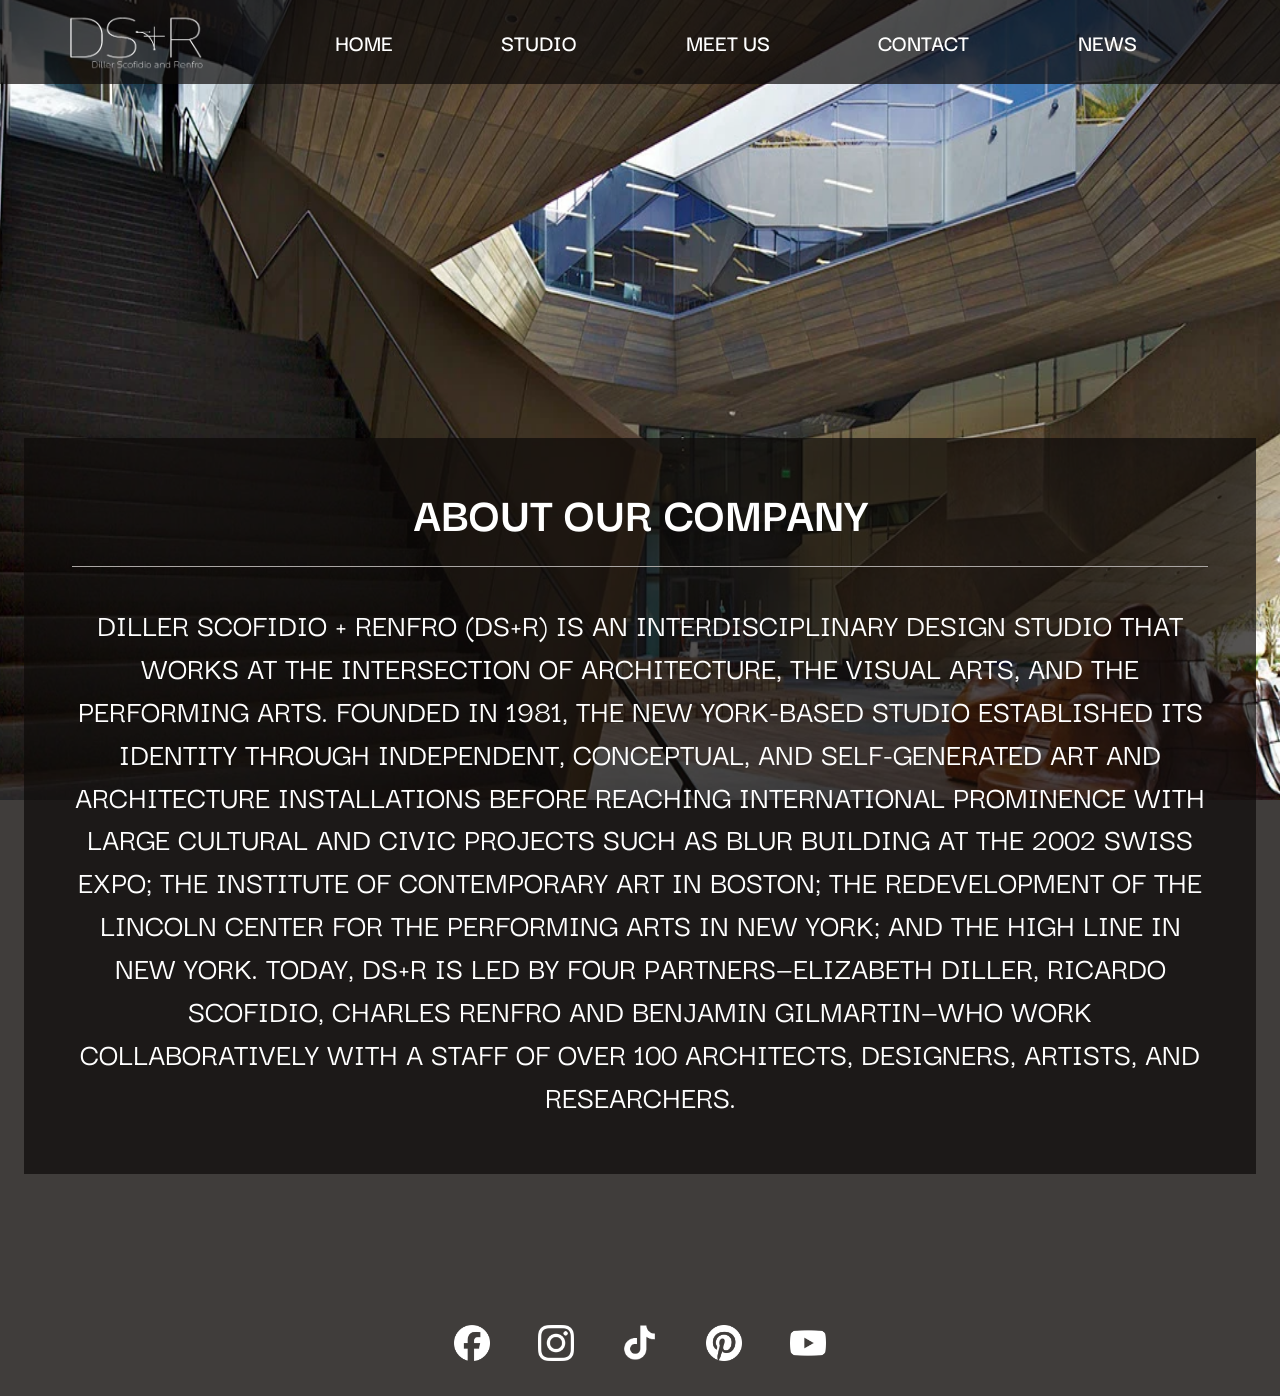
<file: studio.html>
<!doctype html>
<html lang="en">
<head>
  <meta charset="utf-8">
  <meta name="viewport" content="width=device-width, initial-scale=1">
  <title>Studio | Diller Scofidio + Renfro</title>
  <link rel="stylesheet" href="css/style.css">
  <link rel="preconnect" href="https://fonts.googleapis.com">
  <link rel="preconnect" href="https://fonts.gstatic.com" crossorigin>
  <link href="https://fonts.googleapis.com/css2?family=Darker+Grotesque:wght@500;600;700&display=swap" rel="stylesheet">
  <script src="js/script.js" defer></script>
</head>
<body class="studio-page">
  <header class="hero studio-hero">
    <img class="hero__image" src="images/studio-hero.png" alt="">
    <div class="hero__scrim"></div>
    <nav class="site-nav" aria-label="Main navigation">
      <a class="site-nav__logo" href="index.html" aria-label="Diller Scofidio + Renfro home">
        <img src="images/studio-dsr-logo.png" alt="">
      </a>
      <div class="site-nav__links">
        <a href="index.html">Home</a>
        <a href="studio.html" aria-current="page">Studio</a>
        <a href="meet-us.html">Meet Us</a>
        <a href="contact.html">Contact</a>
        <a href="index.html#news">News</a>
      </div>
    </nav>
  </header>
  <main>
    <section class="studio-about" aria-labelledby="studio-about-title">
      <h1 class="studio-about__title" id="studio-about-title">About Our Company</h1>
      <div class="studio-about__rule" aria-hidden="true"></div>
      <p class="studio-about__description">
        Diller Scofidio + Renfro (DS+R) is an interdisciplinary design studio that works at the intersection of architecture, the visual arts, and the performing arts. Founded in 1981, the New York-based studio established its identity through independent, conceptual, and self-generated art and architecture installations before reaching international prominence with large cultural and civic projects such as Blur Building at the 2002 Swiss Expo; the Institute of Contemporary Art in Boston; the redevelopment of the Lincoln Center for the Performing Arts in New York; and the High Line in New York. Today, DS+R is led by four partners—Elizabeth Diller, Ricardo Scofidio, Charles Renfro and Benjamin Gilmartin—who work collaboratively with a staff of over 100 architects, designers, artists, and researchers.
      </p>
    </section>
    <div class="social-footer" role="group" aria-label="Social media">
      <img src="images/studio-social-facebook.png" alt="Facebook">
      <img src="images/studio-social-instagram.png" alt="Instagram">
      <span class="social-footer__tiktok">
        <img src="images/studio-social-tiktok.png" alt="TikTok">
      </span>
      <img src="images/studio-social-pinterest.png" alt="Pinterest">
      <img src="images/studio-social-youtube.png" alt="YouTube">
    </div>
  </main>
</body>
</html>
</file>
<file: css/style.css>
/* GLOBAL STYLESHEET */
*, *::before, *::after { box-sizing: border-box; }
html { scroll-behavior: smooth; }
body {
  margin: 0;
  background: #403c3a;
  font-family: "Darker Grotesque", Arial, sans-serif;
}

img {
  display: block;
}

.studio-page {
  min-height: 100vh;
  background: #403d3b;
}

.meet-us-page {
  min-height: 100vh;
  background: #403d3b;
}

.contact-page {
  min-height: 100vh;
  background: #403d3b;
}

.highline-page {
  min-height: 100vh;
  background: #403d3b;
}

.bridge-page {
  min-height: 100vh;
  background: #403d3b;
}

.bridge-hero {
  position: relative;
  height: 800px;
  overflow: hidden;
  background: #403d3b;
  color: #fff;
}

.bridge-hero__image {
  position: absolute;
  top: 0;
  left: -0.03%;
  width: 101.13%;
  height: 102.65%;
  max-width: none;
  object-fit: fill;
}

.bridge-hero__overlay {
  position: absolute;
  top: 251.63px;
  left: 0;
  width: 100%;
  height: 298.75px;
  background: rgb(13 11 9 / 70%);
  text-align: center;
  text-transform: uppercase;
}

.bridge-hero__title {
  position: absolute;
  top: 23px;
  right: 0;
  left: 0;
  margin: 0;
  font-size: 128px;
  font-weight: 700;
  line-height: 1.36;
}

.bridge-hero__location {
  position: absolute;
  top: 159px;
  right: 0;
  left: 0;
  margin: 0;
  font-size: 50px;
  font-weight: 700;
  line-height: 1.36;
}

.bridge-design {
  position: relative;
  width: min(1220px, calc(100% - 48px));
  min-height: 606px;
  margin: 64px auto 0;
  padding-bottom: 65px;
  border-bottom: 1px solid #807c7a;
  color: #fff;
  text-align: center;
  text-transform: uppercase;
}

.bridge-design__title {
  margin: 0;
  font-size: 50px;
  font-weight: 700;
  line-height: 68px;
}

.bridge-design__description {
  margin: 14px 0 0;
  font-size: 20px;
  font-weight: 500;
  line-height: 1.35;
}

.bridge-gallery {
  width: min(1283px, calc(100% - 48px));
  margin: 33px auto 0;
  padding-bottom: 69px;
  border-bottom: 1px solid #807c7a;
  color: #fff;
}

.bridge-gallery__title {
  margin: 0 0 32px;
  font-size: 50px;
  font-weight: 700;
  line-height: 68px;
  text-align: center;
  text-transform: uppercase;
}

.bridge-gallery__grid {
  display: grid;
  grid-template-columns: 400px 398px 400px;
  justify-content: space-between;
  gap: 45px 0;
}

.bridge-gallery__tile {
  position: relative;
  width: 100%;
  height: 400px;
  overflow: hidden;
}

.bridge-gallery__tile img {
  position: absolute;
  max-width: none;
}

.bridge-gallery__tile--one img {
  top: -9.43%;
  left: -18.32%;
  width: 177.99%;
  height: 118.63%;
}

.bridge-gallery__tile--two img {
  top: 0.56%;
  left: -49.45%;
  width: 191.02%;
  height: 126.71%;
}

.bridge-gallery__tile--three img {
  top: 0;
  left: -32.98%;
  width: 177.78%;
  height: 100%;
}

.bridge-gallery__tile--four img {
  top: -0.09%;
  left: -45.27%;
  width: 150.04%;
  height: 100%;
}

.bridge-gallery__tile--five img {
  top: -0.06%;
  left: -7.7%;
  width: 150%;
  height: 100%;
}

.bridge-gallery__tile--six img {
  top: 0;
  left: -10.68%;
  width: 181.49%;
  height: 100%;
}

.bridge-credits {
  width: min(697px, calc(100% - 48px));
  margin: 41px auto 158px;
  color: #fff;
  text-transform: uppercase;
}

.bridge-credits__title {
  margin: 0;
  font-size: 50px;
  font-weight: 700;
  line-height: 68px;
  text-align: center;
}

.bridge-credits__content {
  margin-top: 41px;
}

.bridge-credits__section-title {
  margin: 0 0 36px;
  font-size: 32px;
  font-weight: 700;
  line-height: 43px;
}

.bridge-credits__list {
  display: grid;
  margin: 0;
  font-size: 20px;
  line-height: 27px;
}

.bridge-credits__list--main {
  grid-template-columns: 198px minmax(0, 1fr);
  row-gap: 27px;
}

.bridge-credits__list--external {
  grid-template-columns: 179px minmax(0, 1fr);
  column-gap: 19px;
  row-gap: 27px;
}

.bridge-credits__item {
  display: contents;
}

.bridge-credits__item dt {
  font-weight: 700;
}

.bridge-credits__item dd {
  margin: 0;
  font-weight: 500;
}

.bridge-credits__section-title--external {
  margin-top: 63px;
}

.highline-hero {
  position: relative;
  height: 800px;
  overflow: hidden;
  background: #403d3b;
  color: #fff;
}

.highline-hero__image {
  position: absolute;
  top: -69.97%;
  left: -6.94%;
  width: 120.64%;
  height: 192.66%;
  max-width: none;
  object-fit: fill;
}

.highline-hero__overlay {
  position: absolute;
  top: 251px;
  left: 0;
  width: 100%;
  height: 298px;
  background: rgb(13 11 9 / 70%);
  text-align: center;
  text-transform: uppercase;
}

.highline-hero__title {
  position: absolute;
  top: 27px;
  right: 0;
  left: 0;
  margin: 0;
  font-size: 128px;
  font-weight: 700;
  line-height: 1.36;
}

.highline-hero__location {
  position: absolute;
  top: 163px;
  right: 0;
  left: 0;
  margin: 0;
  font-size: 50px;
  font-weight: 700;
  line-height: 1.36;
}

.highline-design {
  position: relative;
  width: min(1221px, calc(100% - 48px));
  min-height: 496px;
  margin: 70px auto 0;
  padding: 0 0 58px;
  border-bottom: 1px solid #807c7a;
  color: #fff;
  text-align: center;
  text-transform: uppercase;
}

.highline-design__title {
  margin: 0;
  font-size: 50px;
  font-weight: 700;
  line-height: 68px;
}

.highline-design__description {
  margin: 18px 0 0;
  font-size: 20px;
  font-weight: 500;
  line-height: 1.35;
}

.highline-gallery {
  width: min(1283px, calc(100% - 48px));
  margin: 34px auto 0;
  padding-bottom: 69px;
  border-bottom: 1px solid #807c7a;
  color: #fff;
}

.highline-gallery__title {
  margin: 0 0 32px;
  font-size: 50px;
  font-weight: 700;
  line-height: 68px;
  text-align: center;
  text-transform: uppercase;
}

.highline-gallery__grid {
  display: grid;
  grid-template-columns: 400px 398px 400px;
  justify-content: space-between;
  gap: 45px 0;
}

.highline-gallery__grid img {
  width: 100%;
  height: 400px;
  object-fit: cover;
}

.highline-credits {
  width: min(697px, calc(100% - 48px));
  margin: 41px auto 138px;
  color: #fff;
  text-transform: uppercase;
}

.highline-credits__title {
  margin: 0;
  font-size: 50px;
  font-weight: 700;
  line-height: 68px;
  text-align: center;
}

.highline-credits__content {
  margin-top: 41px;
}

.highline-credits__section-title {
  margin: 0 0 36px;
  font-size: 32px;
  font-weight: 700;
  line-height: 43px;
}

.highline-credits__list {
  display: grid;
  margin: 0;
  font-size: 20px;
  line-height: 27px;
}

.highline-credits__list--main {
  grid-template-columns: 198px minmax(0, 1fr);
  row-gap: 27px;
}

.highline-credits__list--external {
  grid-template-columns: 179px minmax(0, 1fr);
  column-gap: 19px;
  row-gap: 27px;
}

.highline-credits__item {
  display: contents;
}

.highline-credits__item dt {
  font-weight: 700;
}

.highline-credits__item dd {
  margin: 0;
  font-weight: 500;
}

.highline-credits__section-title--external {
  margin-top: 37px;
}

.hero {
  position: relative;
  height: 800px;
  overflow: hidden;
  background: #19242b;
}

.hero__image {
  position: absolute;
  top: -21.31%;
  left: 0;
  width: 106.01%;
  height: 127.41%;
  max-width: none;
  object-fit: fill;
}

.studio-hero .hero__image {
  top: -29.3%;
  left: -3.17%;
  width: 103.13%;
  height: 139.27%;
}

.meet-us-hero .hero__image {
  top: -6.24%;
  left: -0.01%;
  width: 103.13%;
  height: 139.27%;
}

.contact-hero .hero__image {
  top: -77.41%;
  left: -35.33%;
  width: 159.44%;
  height: 215.31%;
}

@media (max-width: 900px) {
  .bridge-hero {
    height: max(560px, 100svh);
  }

  .bridge-hero__image {
    inset: 0;
    width: 100%;
    height: 100%;
    object-fit: cover;
  }

  .bridge-hero__overlay {
    top: 31.375%;
    height: 37.25%;
  }

  .bridge-hero__title {
    top: 9%;
    font-size: clamp(42px, 9vw, 128px);
  }

  .bridge-hero__location {
    top: 55%;
    font-size: clamp(24px, 5vw, 50px);
  }

  .bridge-design {
    width: calc(100% - 48px);
    min-height: auto;
    margin-top: 48px;
    padding-bottom: 36px;
  }

  .bridge-design__title {
    font-size: 44px;
  }

  .bridge-design__description {
    font-size: 18px;
  }

  .bridge-gallery {
    width: calc(100% - 48px);
    padding-bottom: 48px;
  }

  .bridge-gallery__grid {
    grid-template-columns: repeat(2, minmax(0, 1fr));
    gap: 24px;
  }

  .bridge-gallery__tile {
    height: auto;
    aspect-ratio: 1;
  }

  .bridge-credits {
    width: calc(100% - 48px);
    margin-top: 32px;
    margin-bottom: 48px;
  }

  .bridge-credits__content {
    margin-top: 28px;
  }

  .bridge-credits__list--main,
  .bridge-credits__list--external {
    grid-template-columns: minmax(120px, 0.7fr) minmax(0, 1fr);
    column-gap: 16px;
  }

  .bridge-credits__section-title--external {
    margin-top: 32px;
  }

  .highline-hero {
    height: max(560px, 100svh);
  }

  .highline-hero__image {
    inset: 0;
    width: 100%;
    height: 100%;
    object-fit: cover;
  }

  .highline-hero__overlay {
    top: 31.375%;
    height: 37.25%;
  }

  .highline-hero__title {
    top: 9%;
    font-size: clamp(64px, 12vw, 128px);
  }

  .highline-hero__location {
    top: 55%;
    font-size: clamp(28px, 5vw, 50px);
  }

  .highline-design {
    width: calc(100% - 48px);
    min-height: auto;
    margin-top: 48px;
    padding-bottom: 36px;
  }

  .highline-design__title {
    font-size: 44px;
  }

  .highline-design__description {
    font-size: 18px;
  }

  .highline-gallery {
    width: calc(100% - 48px);
    padding-bottom: 48px;
  }

  .highline-gallery__grid {
    grid-template-columns: repeat(2, minmax(0, 1fr));
    gap: 24px;
  }

  .highline-gallery__grid img {
    height: auto;
    aspect-ratio: 1;
  }

  .highline-credits {
    width: calc(100% - 48px);
    margin-top: 32px;
    margin-bottom: 48px;
  }

  .highline-credits__content {
    margin-top: 28px;
  }

  .highline-credits__list--main,
  .highline-credits__list--external {
    grid-template-columns: minmax(120px, 0.7fr) minmax(0, 1fr);
    column-gap: 16px;
  }

  .highline-credits__section-title--external {
    margin-top: 32px;
  }
}

.team {
  width: min(1228px, calc(100% - 48px));
  margin: 60px auto 0;
  padding-bottom: 22px;
  color: #fff;
}

.team__title {
  margin: 0 0 65px;
  font-size: 50px;
  font-weight: 700;
  line-height: 68px;
  text-align: center;
  text-transform: uppercase;
}

.team__members {
  display: grid;
  gap: 43px;
}

.team-member {
  display: grid;
  min-height: 350px;
  align-items: start;
}

.team-member__portrait {
  position: relative;
  width: 350px;
  height: 350px;
  overflow: hidden;
}

.team-member__portrait img {
  position: absolute;
  top: 0;
  left: 0;
  width: 100%;
  height: 100%;
  object-fit: cover;
}

.team-member__copy h2 {
  margin: 0;
  font-size: 32px;
  font-weight: 600;
  line-height: 1.35;
  text-transform: uppercase;
}

.team-member__copy p {
  margin: 0;
  font-size: 20px;
  font-weight: 500;
  line-height: 1;
  text-align: justify;
  text-transform: uppercase;
}

.team-member--elizabeth,
.team-member--charles {
  grid-template-columns: 350px minmax(0, 1fr);
  column-gap: 35px;
}

.team-member--elizabeth .team-member__copy {
  max-width: 740px;
}

.team-member--elizabeth .team-member__portrait img {
  top: -6.91%;
  left: -30.13%;
  width: 160.45%;
  height: 213.94%;
  max-width: none;
}

.team-member--ricardo,
.team-member--benjamin {
  grid-template-columns: minmax(0, 1fr) 350px;
  column-gap: 38px;
  padding-left: 129px;
}

.team-member--ricardo .team-member__copy,
.team-member--benjamin .team-member__copy {
  grid-column: 1;
  grid-row: 1;
}

.team-member--ricardo .team-member__portrait,
.team-member--benjamin .team-member__portrait {
  grid-column: 2;
  grid-row: 1;
}

.team-member--ricardo .team-member__copy,
.team-member--benjamin .team-member__copy {
  max-width: 711px;
}

.team-member--ricardo .team-member__copy h2,
.team-member--benjamin .team-member__copy h2 {
  text-align: right;
}

.team-member--ricardo .team-member__portrait img {
  top: -4.65%;
  left: -31.52%;
  width: 156.84%;
  height: 104.64%;
  max-width: none;
}

.team-member--charles {
  column-gap: 42px;
}

.team-member--charles .team-member__copy {
  max-width: 733px;
}

.team-member--charles .team-member__portrait img {
  top: 0.1%;
  left: -0.09%;
}

.team-member--benjamin .team-member__portrait img {
  top: -10.4%;
  left: -22.6%;
  width: 135.89%;
  height: 166%;
  max-width: none;
}

.social-footer {
  display: flex;
  width: 372px;
  height: 36px;
  align-items: center;
  justify-content: space-between;
  margin: 151px auto 35px;
}

.home-social-footer {
  margin-top: 31px;
  margin-bottom: 35px;
}

.social-footer > img,
.social-footer__tiktok {
  width: 36px;
  height: 36px;
}

.social-footer > img {
  object-fit: contain;
}

.social-footer__tiktok {
  position: relative;
  overflow: hidden;
}

.social-footer__tiktok img {
  position: absolute;
  top: -29.52%;
  left: -20.94%;
  width: 139.74%;
  height: 159.92%;
  max-width: none;
}

.hero__scrim {
  position: absolute;
  inset: 0 0 auto;
  height: 84px;
  background: rgb(13 11 9 / 70%);
}

.site-nav {
  position: absolute;
  inset: 0 0 auto;
  z-index: 1;
  height: 84px;
}

.site-nav__logo {
  position: absolute;
  top: 14px;
  left: 5.49%;
  width: 133px;
  height: 56px;
}

.site-nav__logo img {
  display: block;
  width: 100%;
  height: 100%;
  object-fit: contain;
}

.site-nav__links {
  position: absolute;
  top: 0;
  right: 11.2%;
  left: 26.18%;
  display: flex;
  height: 84px;
  align-items: center;
  justify-content: space-between;
}

.site-nav__links a {
  color: #fff;
  font-size: 24px;
  font-weight: 600;
  line-height: 1;
  text-decoration: none;
  text-transform: uppercase;
}

.site-nav__links a:focus-visible,
.site-nav__logo:focus-visible {
  outline: 2px solid #fff;
  outline-offset: 5px;
}

.studio-about {
  position: relative;
  z-index: 2;
  width: min(1245px, calc(100% - 48px));
  min-height: 705px;
  margin: -362px auto 0;
  padding: 38px 48px 56px;
  background: rgb(13 11 9 / 70%);
  color: #fff;
}

.studio-about__title {
  margin: 0;
  font-size: 50px;
  font-weight: 700;
  line-height: 72px;
  text-align: center;
  text-transform: uppercase;
}

.studio-about__rule {
  height: 1px;
  margin: 18px 0 36px;
  background: #aaa6a4;
}

.studio-about__description {
  margin: 0;
  font-size: 32px;
  font-weight: 500;
  line-height: 1.34;
  text-align: center;
  text-transform: uppercase;
}

.contact-panel {
  position: relative;
  z-index: 2;
  width: min(1245px, calc(100% - 48px));
  min-height: 662px;
  margin: -384px auto 0;
  padding: 38px 48px 56px;
  background: rgb(13 11 9 / 70%);
  color: #fff;
  text-align: center;
  text-transform: uppercase;
}

.contact-panel__title {
  margin: 0;
  font-size: 50px;
  font-weight: 700;
  line-height: 68px;
}

.contact-panel__rule {
  display: block;
  width: min(1125px, 100%);
  height: auto;
  margin: 29px auto 0;
}

.contact-panel__details {
  margin-top: 23px;
  font-size: 32px;
  font-weight: 500;
  line-height: 1.3;
}

.contact-panel__details p {
  margin: 0 0 44px;
}

.contact-panel__details p:last-child {
  margin-bottom: 0;
}

.contact-panel__details a {
  color: inherit;
  text-decoration: none;
}

.contact-panel__details p:last-child a {
  text-decoration: underline;
  text-underline-offset: 2px;
}

@media (max-width: 900px) {
  .hero {
    height: max(560px, 100svh);
  }

  .site-nav {
    display: flex;
    align-items: center;
    justify-content: space-between;
    padding: 0 24px;
  }

  .site-nav__logo {
    position: static;
    flex: 0 0 auto;
    width: clamp(72px, 15vw, 110px);
    height: auto;
    aspect-ratio: 133 / 56;
  }

  .site-nav__links {
    position: static;
    width: min(72%, 560px);
    height: 100%;
    gap: clamp(8px, 2.4vw, 20px);
    overflow-x: auto;
  }

  .site-nav__links a {
    flex: 0 0 auto;
    font-size: clamp(14px, 2.2vw, 20px);
  }

  .team {
    width: min(720px, calc(100% - 48px));
    margin-top: 48px;
    padding-bottom: 48px;
  }

  .team__title {
    margin-bottom: 40px;
    font-size: 44px;
  }

  .team-member,
  .team-member--elizabeth,
  .team-member--ricardo,
  .team-member--charles,
  .team-member--benjamin {
    grid-template-columns: minmax(0, 1fr) minmax(220px, 1fr);
    gap: 24px;
    padding-left: 0;
  }

  .team-member__portrait {
    width: 100%;
    height: auto;
    aspect-ratio: 1;
  }

  .team-member--ricardo .team-member__portrait,
  .team-member--benjamin .team-member__portrait {
    grid-column: 2;
    grid-row: 1;
  }

  .team-member--ricardo .team-member__copy,
  .team-member--benjamin .team-member__copy {
    grid-column: 1;
    grid-row: 1;
  }

  .team-member__copy h2 {
    font-size: 26px;
  }

  .team-member__copy p {
    font-size: 16px;
    line-height: 1.15;
  }

  .studio-about {
    padding-right: 36px;
    padding-left: 36px;
  }

  .studio-about__title {
    font-size: 42px;
  }

  .studio-about__description {
    font-size: 26px;
  }

  .contact-panel {
    padding-right: 36px;
    padding-left: 36px;
  }

  .contact-panel__title {
    font-size: 42px;
  }

  .contact-panel__details {
    font-size: 26px;
  }
}

@media (max-width: 420px) {
  .site-nav {
    padding: 0 16px;
  }

  .site-nav__links {
    width: 74%;
    gap: 10px;
  }

  .site-nav__links a {
    font-size: 14px;
  }
}

.projects {
  width: 100%;
  margin: 70px 0 0;
  padding: 0 max(24px, calc((100% - 1284px) / 2));
  background: #403c3a;
  color: #fff;
}

.projects__header {
  margin-bottom: 47px;
}

.projects__title {
  margin: 0;
  font-size: 50px;
  font-weight: 700;
  line-height: 1.36;
  text-transform: uppercase;
}

.projects__subtitle {
  margin: 0 0 0 81px;
  font-size: 20px;
  font-weight: 500;
  line-height: 27px;
  text-transform: uppercase;
}

.projects__grid {
  display: grid;
  grid-template-columns: repeat(3, minmax(0, 1fr));
  column-gap: 41px;
  row-gap: 44px;
}

.project-card {
  position: relative;
  aspect-ratio: 1;
  overflow: hidden;
  background: #5c5754;
}

.project-card__link {
  position: absolute;
  z-index: 1;
  inset: 0;
}

.project-card__link:focus-visible {
  outline: 3px solid #fff;
  outline-offset: -5px;
}

.project-card__image {
  position: absolute;
  inset: 0;
  overflow: hidden;
}

.project-card__photo {
  position: absolute;
  inset: 0;
  width: 100%;
  height: 100%;
  object-fit: cover;
}

.project-card__photo--highline {
  top: -26.45%;
  left: -18.32%;
  width: 177.99%;
  height: 118.63%;
  max-width: none;
  object-fit: fill;
}

.project-card__photo--park {
  top: -16.29%;
  left: -23.51%;
  width: 193.61%;
  height: 138.63%;
  max-width: none;
  object-fit: fill;
}

.project-card__photo--bridge {
  width: 121.36%;
  height: 80.5%;
  max-width: none;
  object-fit: fill;
}

.project-card__photo--warehouse {
  top: -0.04%;
  left: -11.17%;
  width: 144.11%;
  height: 92.71%;
  max-width: none;
  object-fit: fill;
}

.project-card__caption {
  position: absolute;
  right: 0;
  bottom: 0;
  left: 0;
  display: flex;
  min-height: 20.5%;
  align-items: center;
  justify-content: center;
  padding: 18px 34px 18px 16px;
  background: #5c5754;
}

.project-card__caption h2 {
  margin: 0;
  font-size: clamp(15px, 1.4vw, 20px);
  font-weight: 600;
  line-height: 1.35;
  text-align: center;
  text-transform: uppercase;
}

.project-card__arrow {
  position: absolute;
  top: 3px;
  right: 14px;
}

.section-divider {
  width: min(1345px, calc(100% - 48px));
  height: 1px;
  margin: 68px auto 38px;
  background: #807c7a;
}

.news {
  width: 100%;
  margin: 0 auto;
  padding: 0 max(24px, calc((100% - 1284px) / 2)) 120px;
  background: #403c3a;
  color: #fff;
}

.news__header {
  margin-bottom: 50px;
}

.news__title {
  margin: 0;
  font-size: 50px;
  font-weight: 700;
  line-height: 1.36;
  text-transform: uppercase;
}

.news__subtitle {
  margin: 0 0 0 81px;
  font-size: 20px;
  font-weight: 500;
  line-height: 27px;
  text-transform: uppercase;
}

.news__grid {
  display: grid;
  grid-template-columns: repeat(4, minmax(0, 290px));
  gap: 40px;
}

.news-card {
  position: relative;
  aspect-ratio: 290 / 515;
  overflow: hidden;
  background: #5c5754;
}

.news-card__image {
  position: absolute;
  top: 0.19%;
  left: -6.61%;
  width: 134.1%;
  height: 99.82%;
  max-width: none;
  object-fit: fill;
}

.news-card__image--pin-up {
  top: -22.81%;
  left: -98.07%;
  width: 299.8%;
  height: 122.81%;
}

.news-card__image--financial-times {
  top: -20.88%;
  left: -35.28%;
  width: 196.21%;
  height: 120.55%;
}

.news-card__image--new-york-times {
  top: -0.06%;
  left: -15.14%;
  width: 130.53%;
  height: 100%;
}

.news-card__gradient {
  position: absolute;
  inset: 26.4% 0 0;
  background: linear-gradient(
    to bottom,
    rgb(92 87 84 / 0%) 0%,
    #5c5754 81%
  );
}

.news-card__link {
  position: absolute;
  right: 0;
  bottom: 11px;
  left: 0;
  display: flex;
  flex-direction: column;
  align-items: center;
  color: #fff;
  font-size: 20px;
  font-weight: 700;
  line-height: 1.25;
  text-align: center;
  text-transform: uppercase;
}

.news-card__link:focus-visible {
  outline: 2px solid #fff;
  outline-offset: -5px;
}

@media (max-width: 900px) {
  .projects__grid {
    grid-template-columns: repeat(2, minmax(0, 1fr));
    gap: 28px;
  }

  .news__grid {
    grid-template-columns: repeat(2, minmax(0, 1fr));
    gap: 28px;
  }
}

@media (max-width: 620px) {
  .team {
    width: min(400px, calc(100% - 32px));
    margin-top: 36px;
    padding-bottom: 48px;
  }

  .social-footer {
    width: min(372px, calc(100% - 32px));
    margin-top: 40px;
    margin-bottom: 24px;
    gap: clamp(16px, 6vw, 48px);
  }

  .team__title {
    margin-bottom: 28px;
    font-size: 38px;
    line-height: 1.2;
  }

  .team__members {
    gap: 40px;
  }

  .team-member,
  .team-member--elizabeth,
  .team-member--ricardo,
  .team-member--charles,
  .team-member--benjamin {
    grid-template-columns: minmax(0, 1fr);
    gap: 14px;
  }

  .team-member__portrait,
  .team-member--ricardo .team-member__portrait,
  .team-member--benjamin .team-member__portrait {
    grid-column: 1;
    grid-row: 1;
    width: min(100%, 350px);
  }

  .team-member__copy,
  .team-member--ricardo .team-member__copy,
  .team-member--benjamin .team-member__copy {
    grid-column: 1;
    grid-row: 2;
  }

  .team-member__copy h2,
  .team-member--ricardo .team-member__copy h2,
  .team-member--benjamin .team-member__copy h2 {
    margin: 0;
    font-size: 24px;
    text-align: left;
  }

  .team-member__copy p {
    margin-top: 6px;
    font-size: 16px;
    line-height: 1.25;
  }

  .meet-us-hero .hero__image {
    inset: 0;
    width: 100%;
    height: 100%;
    object-fit: cover;
  }

  .studio-about {
    width: calc(100% - 32px);
    min-height: auto;
    margin-top: -280px;
    padding: 24px 20px 36px;
  }

  .studio-about__title {
    font-size: 32px;
    line-height: 1.25;
  }

  .studio-about__rule {
    margin: 16px 0 20px;
  }

  .studio-about__description {
    font-size: 19px;
    line-height: 1.45;
  }

  .contact-hero .hero__image {
    inset: 0;
    width: 100%;
    height: 100%;
    object-fit: cover;
  }

  .contact-panel {
    width: calc(100% - 32px);
    min-height: auto;
    margin-top: -280px;
    padding: 24px 20px 36px;
  }

  .contact-panel__title {
    font-size: 32px;
    line-height: 1.25;
  }

  .contact-panel__rule {
    margin-top: 20px;
  }

  .contact-panel__details {
    margin-top: 20px;
    font-size: 18px;
    line-height: 1.4;
  }

  .contact-panel__details p {
    margin-bottom: 24px;
  }

  .projects {
    margin-top: 48px;
    padding-right: max(16px, calc((100% - 400px) / 2));
    padding-left: max(16px, calc((100% - 400px) / 2));
  }

  .highline-gallery {
    width: calc(100% - 32px);
    margin-top: 32px;
    padding-bottom: 36px;
  }

  .highline-gallery__title {
    margin-bottom: 20px;
    font-size: 36px;
    line-height: 1.25;
  }

  .highline-gallery__grid {
    gap: 16px;
  }

  .bridge-gallery {
    width: calc(100% - 32px);
    margin-top: 32px;
    padding-bottom: 36px;
  }

  .bridge-gallery__title {
    margin-bottom: 20px;
    font-size: 36px;
    line-height: 1.25;
  }

  .bridge-gallery__grid {
    gap: 16px;
  }

  .highline-credits {
    width: calc(100% - 32px);
    margin-top: 28px;
  }

  .bridge-credits {
    width: calc(100% - 32px);
    margin-top: 28px;
  }

  .bridge-credits__title {
    font-size: 36px;
    line-height: 1.25;
  }

  .bridge-credits__section-title {
    margin-bottom: 20px;
    font-size: 24px;
    line-height: 1.25;
  }

  .bridge-credits__list {
    grid-template-columns: minmax(0, 1fr);
    row-gap: 4px;
    font-size: 16px;
    line-height: 1.3;
  }

  .bridge-credits__item {
    display: grid;
    gap: 2px;
    margin-bottom: 16px;
  }

  .bridge-credits__section-title--external {
    margin-top: 16px;
  }

  .highline-credits__title {
    font-size: 36px;
    line-height: 1.25;
  }

  .highline-credits__section-title {
    margin-bottom: 20px;
    font-size: 24px;
    line-height: 1.25;
  }

  .highline-credits__list {
    grid-template-columns: minmax(0, 1fr);
    row-gap: 4px;
    font-size: 16px;
    line-height: 1.3;
  }

  .highline-credits__item {
    display: grid;
    gap: 2px;
    margin-bottom: 16px;
  }

  .highline-credits__section-title--external {
    margin-top: 16px;
  }

  .projects__header {
    margin-bottom: 28px;
  }

  .projects__title {
    font-size: 40px;
  }

  .projects__subtitle {
    margin-left: 24px;
    font-size: 16px;
    line-height: 1.3;
  }

  .projects__grid {
    grid-template-columns: minmax(0, 1fr);
    gap: 24px;
  }

  .project-card__caption h2 {
    font-size: 18px;
  }

  .section-divider {
    margin-top: 48px;
    margin-bottom: 28px;
  }

  .news {
    padding: 0 max(16px, calc((100% - 400px) / 2)) 64px;
  }

  .news__header {
    margin-bottom: 28px;
  }

  .news__title {
    font-size: 40px;
  }

  .news__subtitle {
    margin-left: 24px;
    font-size: 16px;
    line-height: 1.3;
  }

  .news__grid {
    grid-template-columns: minmax(0, 1fr);
    gap: 24px;
  }

  .news-card__link {
    font-size: 18px;
  }
}
</file>
